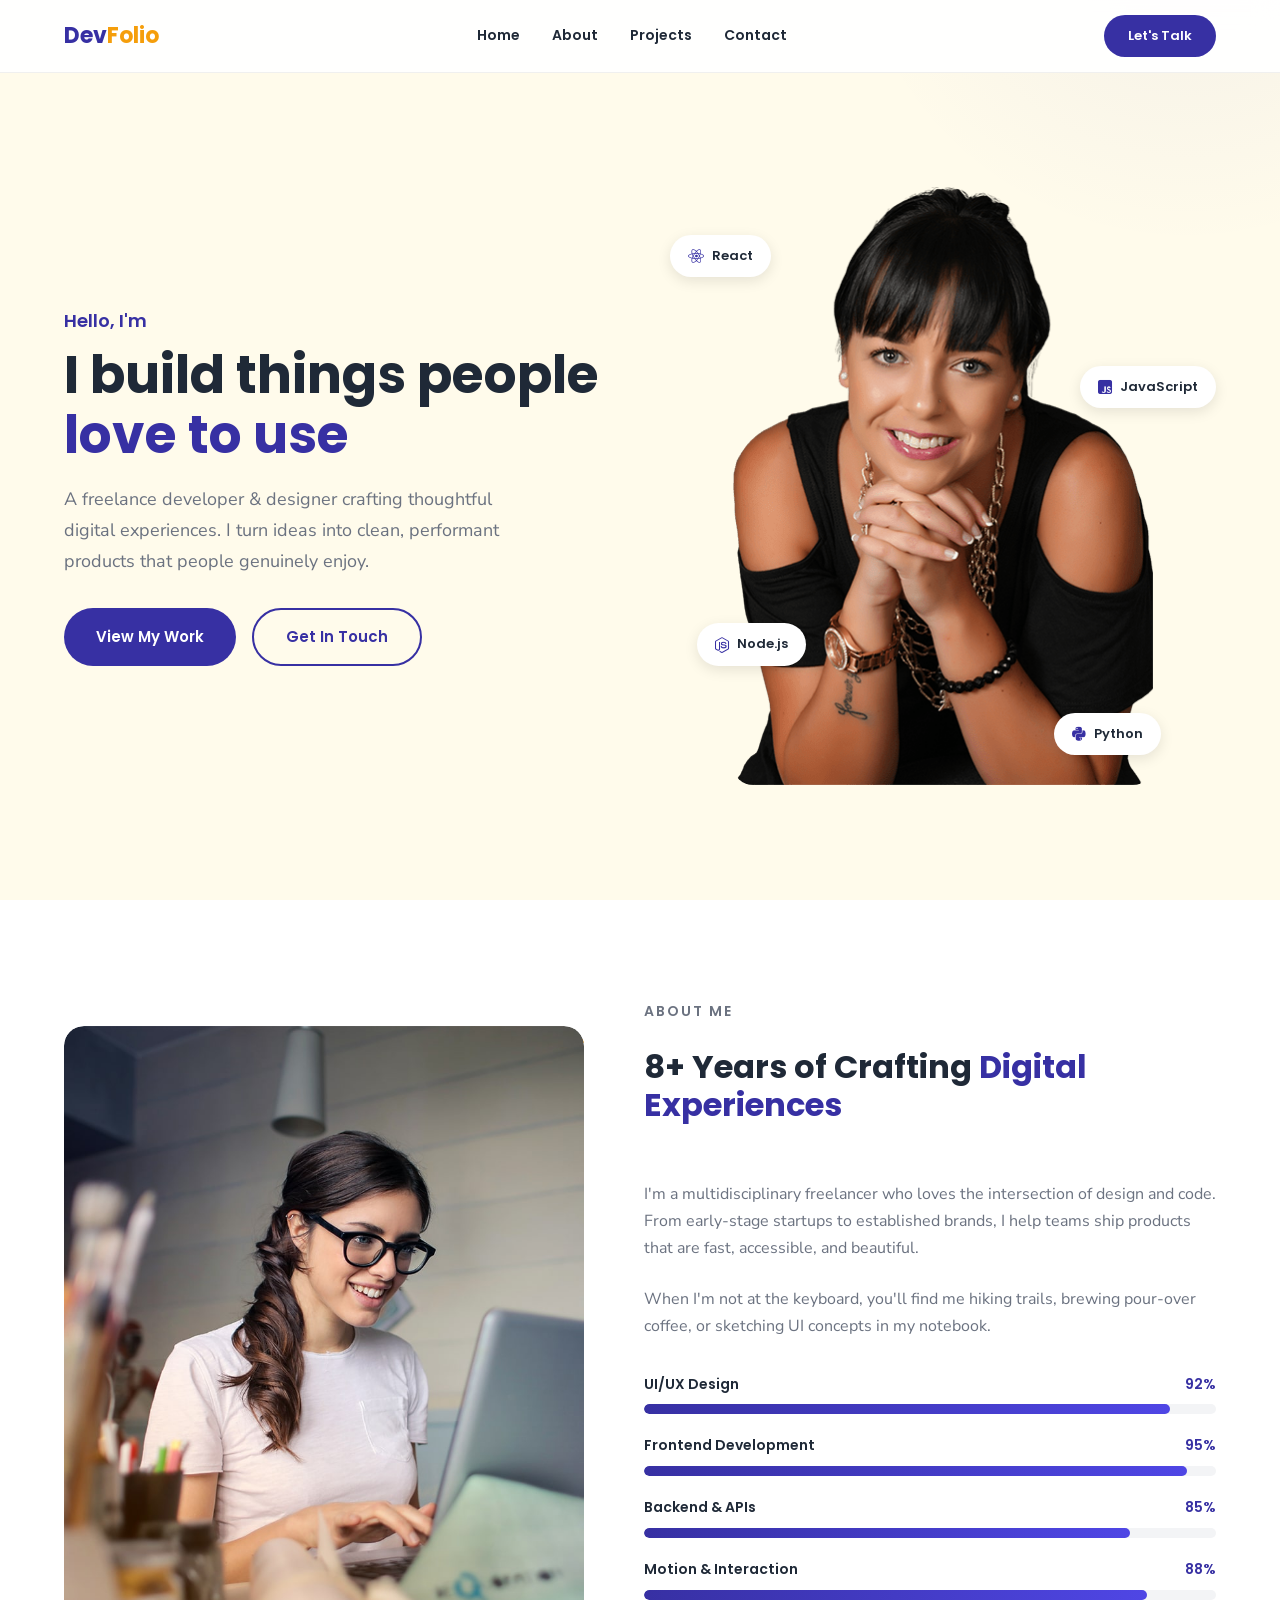
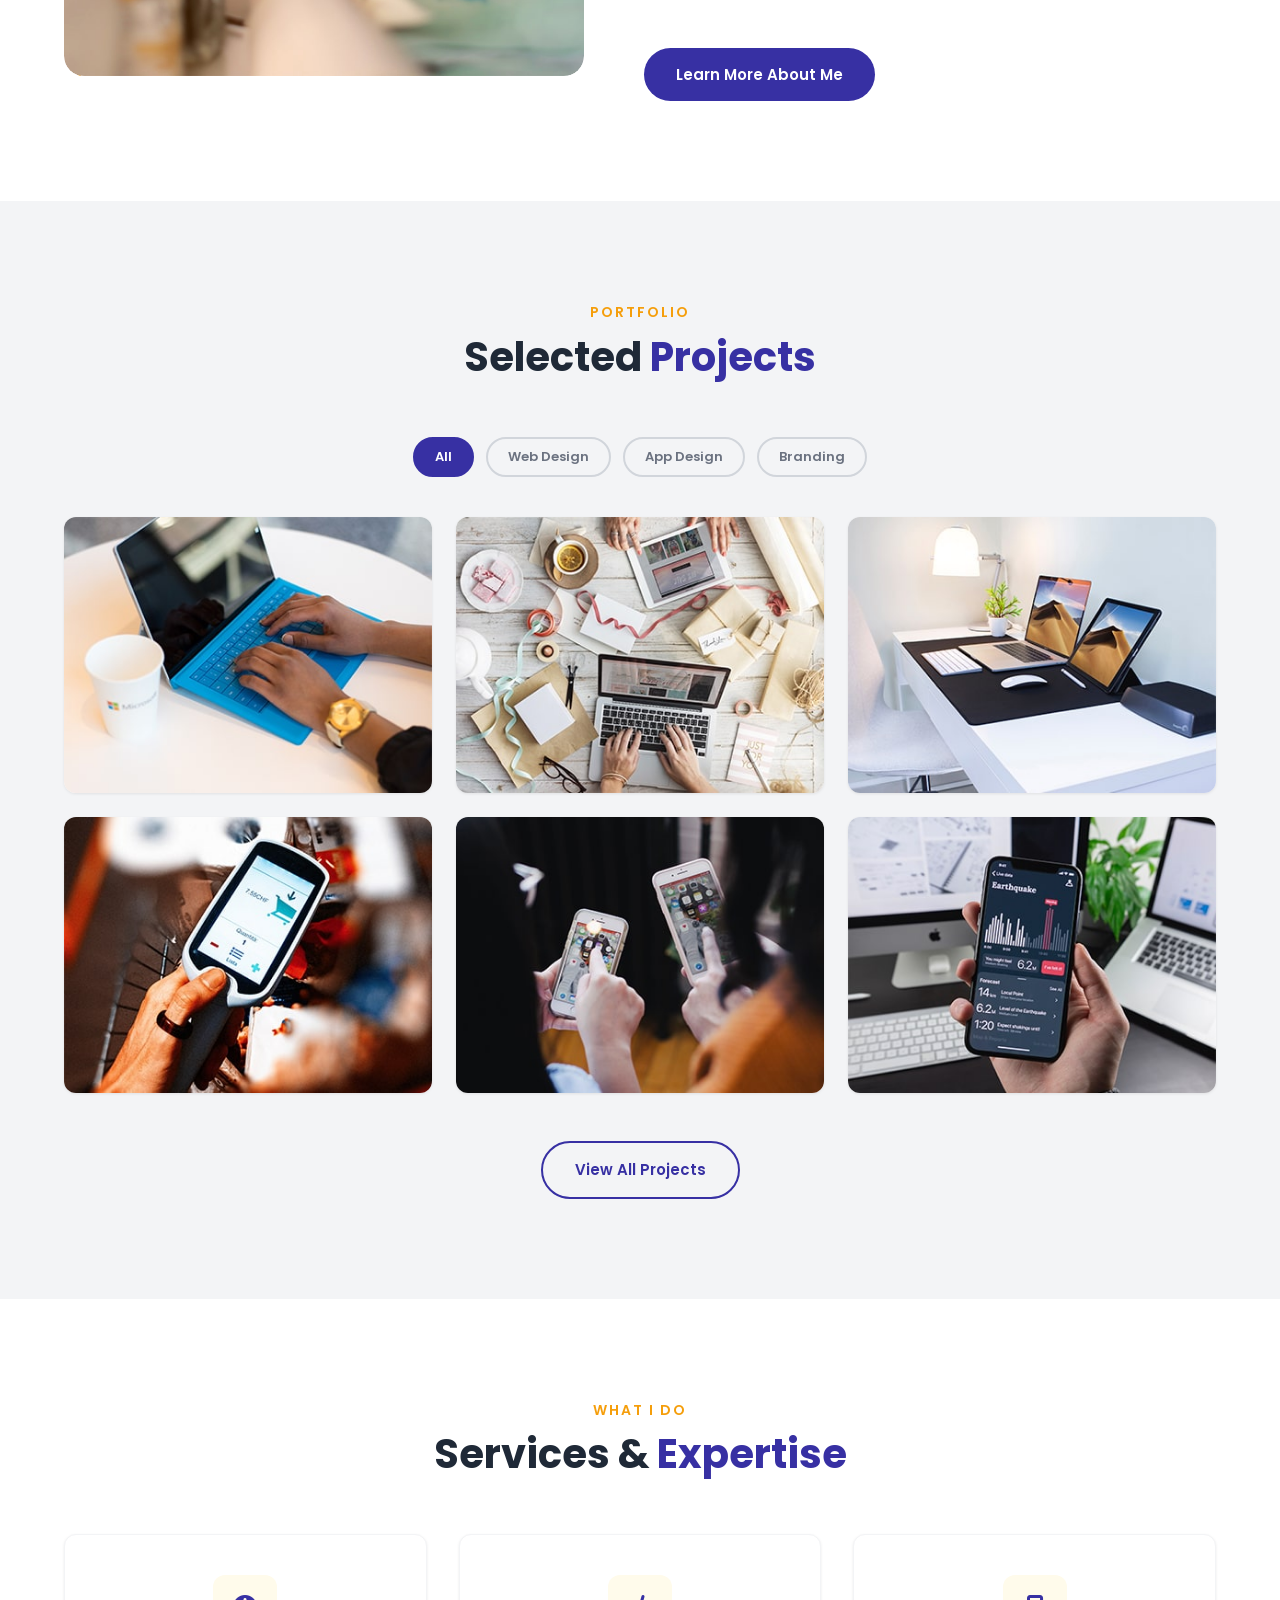
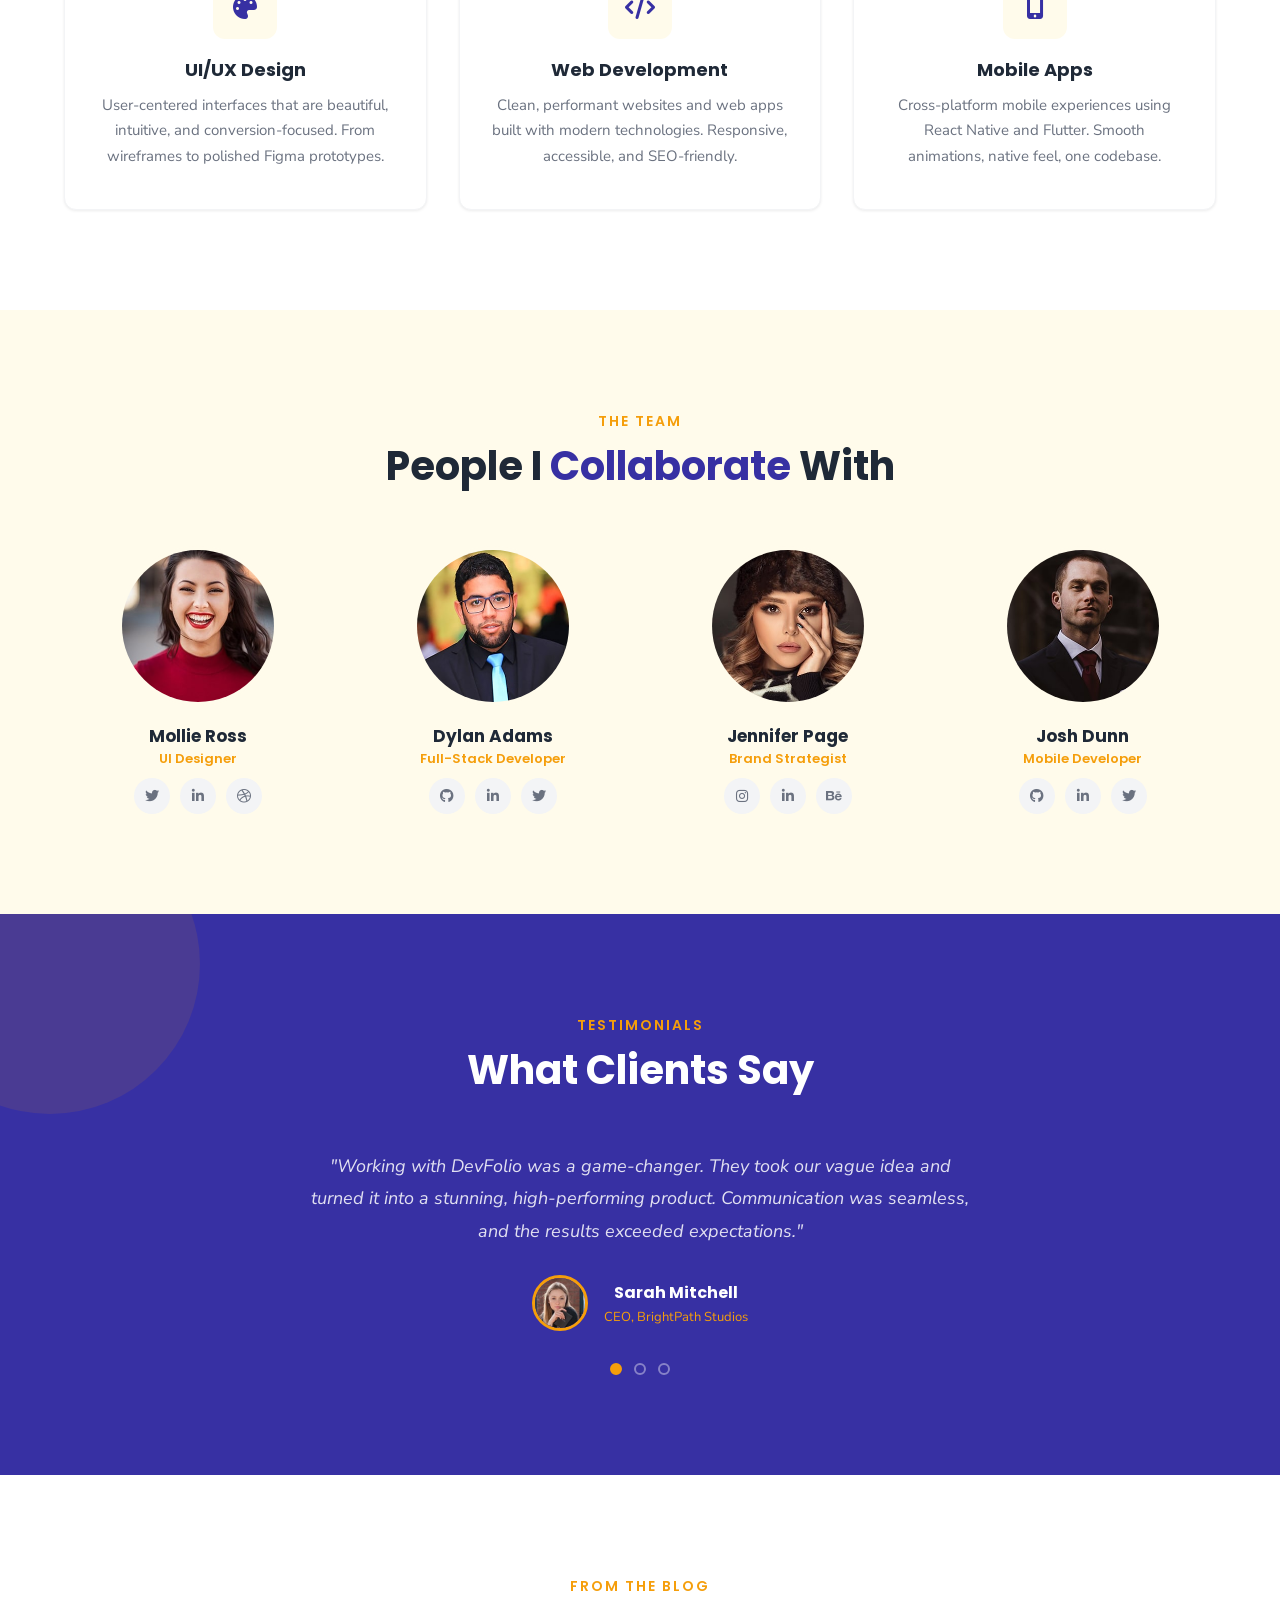
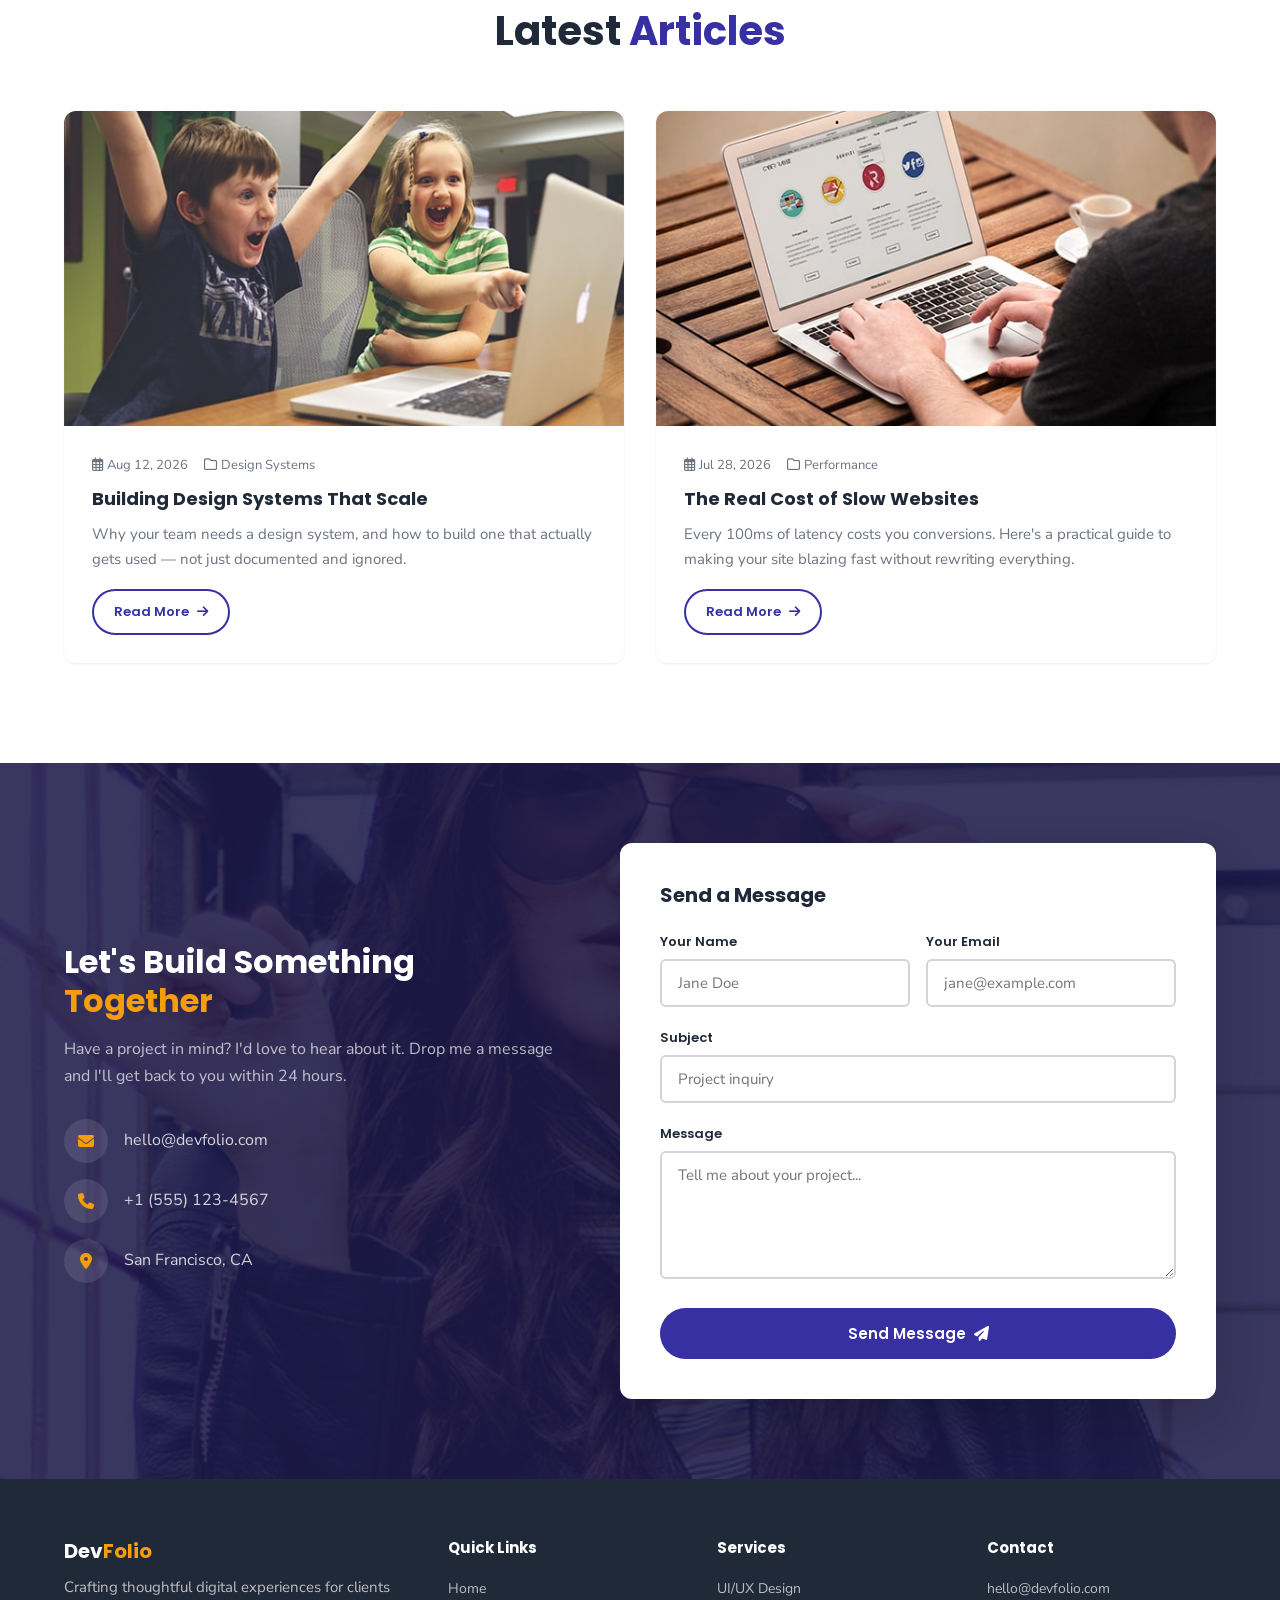
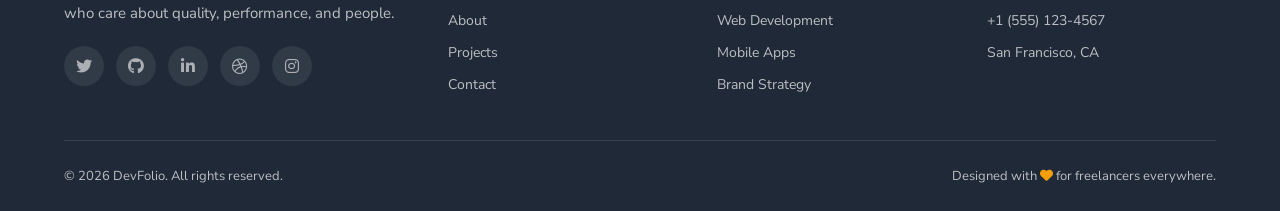
<file: index.html>
<!DOCTYPE html>
<html lang="en">
<head>
  <meta charset="utf-8">
  <meta name="viewport" content="width=device-width, initial-scale=1.0">
  <title>DevFolio — Freelancer Portfolio</title>
  <meta name="description" content="DevFolio — A warm, approachable freelancer and developer portfolio template. Framework-free, responsive, and beautiful.">
  <meta name="keywords" content="freelancer, portfolio, developer, web design, web development">
  <link rel="icon" href="data:image/svg+xml,<svg xmlns='http://www.w3.org/2000/svg' viewBox='0 0 100 100'><text y='.9em' font-size='90'>🚀</text></svg>">
  <link rel="preconnect" href="https://fonts.googleapis.com">
  <link rel="preconnect" href="https://fonts.gstatic.com" crossorigin>
  <link href="https://fonts.googleapis.com/css2?family=IBM+Plex+Mono:wght@400;500;600&family=Nunito+Sans:wght@400;600;700&family=Poppins:wght@400;500;600;700;800&display=swap" rel="stylesheet">
  <link rel="stylesheet" href="https://cdnjs.cloudflare.com/ajax/libs/font-awesome/6.5.1/css/all.min.css">
  <link rel="stylesheet" href="assets/css/base.css">
</head>
<body>

  <!-- Preloader -->
  <div class="preloader" aria-hidden="true">
    <div class="preloader__spinner"></div>
  </div>

  <!-- Navigation -->
  <nav class="navbar" role="navigation" aria-label="Main navigation">
    <div class="container navbar__inner">
      <a href="index.html" class="navbar__logo">Dev<span>Folio</span></a>
      <div class="navbar__links">
        <a href="index.html" class="active">Home</a>
        <a href="about.html">About</a>
        <a href="projects.html">Projects</a>
        <a href="contact.html">Contact</a>
      </div>
      <div class="navbar__cta">
        <a href="contact.html" class="btn btn--primary">Let's Talk</a>
      </div>
      <button class="navbar__burger" aria-label="Toggle navigation">
        <span></span><span></span><span></span>
      </button>
    </div>
  </nav>

  <!-- Mobile Nav -->
  <div class="mobile-nav" role="navigation" aria-label="Mobile navigation">
    <a href="index.html">Home</a>
    <a href="about.html">About</a>
    <a href="projects.html">Projects</a>
    <a href="contact.html">Contact</a>
  </div>

  <!-- Hero -->
  <section class="hero" id="home">
    <div class="container">
      <div class="hero__grid">
        <div class="hero__text">
          <p style="font-family:var(--font-display);font-weight:600;color:var(--color-indigo);margin-bottom:8px;">Hello, I'm</p>
          <h1>I build things people <em>love to use</em></h1>
          <p>A freelance developer &amp; designer crafting thoughtful digital experiences. I turn ideas into clean, performant products that people genuinely enjoy.</p>
          <div class="hero__btns">
            <a href="projects.html" class="btn btn--primary">View My Work</a>
            <a href="contact.html" class="btn btn--outline">Get In Touch</a>
          </div>
        </div>
        <div class="hero__img">
          <img src="assets/img/hero.png" alt="Illustration of a developer at work">
          <div class="hero__badges">
            <div class="skill-badge skill-badge--1"><i class="fab fa-react"></i> React</div>
            <div class="skill-badge skill-badge--2"><i class="fab fa-js-square"></i> JavaScript</div>
            <div class="skill-badge skill-badge--3"><i class="fab fa-node-js"></i> Node.js</div>
            <div class="skill-badge skill-badge--4"><i class="fab fa-python"></i> Python</div>
          </div>
        </div>
      </div>
    </div>
  </section>

  <!-- About -->
  <section class="section" id="about">
    <div class="container">
      <div class="about__grid">
        <div class="about__img reveal">
          <img src="assets/img/about.jpg" alt="Portrait of the freelancer at work">
        </div>
        <div class="about__text reveal reveal-delay-1">
          <div class="section-header text-left">
            <p>About Me</p>
            <h2>8+ Years of Crafting <em>Digital Experiences</em></h2>
          </div>
          <p>I'm a multidisciplinary freelancer who loves the intersection of design and code. From early-stage startups to established brands, I help teams ship products that are fast, accessible, and beautiful.</p>
          <p>When I'm not at the keyboard, you'll find me hiking trails, brewing pour-over coffee, or sketching UI concepts in my notebook.</p>
          <div class="skills">
            <div class="skill">
              <div class="skill__header"><span>UI/UX Design</span><span>92%</span></div>
              <div class="skill__bar"><div class="skill__fill" data-width="92%"></div></div>
            </div>
            <div class="skill">
              <div class="skill__header"><span>Frontend Development</span><span>95%</span></div>
              <div class="skill__bar"><div class="skill__fill" data-width="95%"></div></div>
            </div>
            <div class="skill">
              <div class="skill__header"><span>Backend &amp; APIs</span><span>85%</span></div>
              <div class="skill__bar"><div class="skill__fill" data-width="85%"></div></div>
            </div>
            <div class="skill">
              <div class="skill__header"><span>Motion &amp; Interaction</span><span>88%</span></div>
              <div class="skill__bar"><div class="skill__fill" data-width="88%"></div></div>
            </div>
          </div>
          <a href="about.html" class="btn btn--primary" style="margin-top:28px;">Learn More About Me</a>
        </div>
      </div>
    </div>
  </section>

  <!-- Projects -->
  <section class="section section--gray" id="projects">
    <div class="container">
      <div class="section-header text-center reveal">
        <p>Portfolio</p>
        <h2>Selected <em>Projects</em></h2>
      </div>
      <div class="projects__filter reveal">
        <button class="active" data-filter="all">All</button>
        <button data-filter="web">Web Design</button>
        <button data-filter="app">App Design</button>
        <button data-filter="brand">Branding</button>
      </div>
      <div class="projects__grid">
        <div class="project-card reveal" data-tags="web">
          <div class="project-card__img">
            <img src="assets/img/portfolio-1.jpg" alt="eCommerce platform redesign">
          </div>
          <div class="project-card__overlay">
            <h3>E-Commerce Platform</h3>
            <div class="project-card__tags">
              <span class="project-card__tag">Web Design</span>
              <span class="project-card__tag">Shopify</span>
            </div>
          </div>
        </div>
        <div class="project-card reveal reveal-delay-1" data-tags="app">
          <div class="project-card__img">
            <img src="assets/img/portfolio-2.jpg" alt="Product landing page design">
          </div>
          <div class="project-card__overlay">
            <h3>SaaS Landing Page</h3>
            <div class="project-card__tags">
              <span class="project-card__tag">Web Design</span>
              <span class="project-card__tag">Branding</span>
            </div>
          </div>
        </div>
        <div class="project-card reveal reveal-delay-2" data-tags="brand">
          <div class="project-card__img">
            <img src="assets/img/portfolio-3.jpg" alt="Brand identity system">
          </div>
          <div class="project-card__overlay">
            <h3>Brand Identity System</h3>
            <div class="project-card__tags">
              <span class="project-card__tag">Branding</span>
              <span class="project-card__tag">Identity</span>
            </div>
          </div>
        </div>
        <div class="project-card reveal" data-tags="web">
          <div class="project-card__img">
            <img src="assets/img/portfolio-4.jpg" alt="Dashboard application">
          </div>
          <div class="project-card__overlay">
            <h3>Analytics Dashboard</h3>
            <div class="project-card__tags">
              <span class="project-card__tag">Web App</span>
              <span class="project-card__tag">UI/UX</span>
            </div>
          </div>
        </div>
        <div class="project-card reveal reveal-delay-1" data-tags="app">
          <div class="project-card__img">
            <img src="assets/img/portfolio-5.jpg" alt="Mobile social app">
          </div>
          <div class="project-card__overlay">
            <h3>Social Fitness App</h3>
            <div class="project-card__tags">
              <span class="project-card__tag">App Design</span>
              <span class="project-card__tag">Mobile</span>
            </div>
          </div>
        </div>
        <div class="project-card reveal reveal-delay-2" data-tags="brand web">
          <div class="project-card__img">
            <img src="assets/img/portfolio-6.jpg" alt="Corporate website redesign">
          </div>
          <div class="project-card__overlay">
            <h3>Corporate Website</h3>
            <div class="project-card__tags">
              <span class="project-card__tag">Web Design</span>
              <span class="project-card__tag">WordPress</span>
            </div>
          </div>
        </div>
      </div>
      <div class="text-center" style="margin-top:48px;">
        <a href="projects.html" class="btn btn--outline">View All Projects</a>
      </div>
    </div>
  </section>

  <!-- Services -->
  <section class="section" id="services">
    <div class="container">
      <div class="section-header text-center reveal">
        <p>What I Do</p>
        <h2>Services &amp; <em>Expertise</em></h2>
      </div>
      <div class="services__grid">
        <div class="service-card reveal">
          <div class="service-card__icon"><i class="fas fa-palette"></i></div>
          <h3>UI/UX Design</h3>
          <p>User-centered interfaces that are beautiful, intuitive, and conversion-focused. From wireframes to polished Figma prototypes.</p>
        </div>
        <div class="service-card reveal reveal-delay-1">
          <div class="service-card__icon"><i class="fas fa-code"></i></div>
          <h3>Web Development</h3>
          <p>Clean, performant websites and web apps built with modern technologies. Responsive, accessible, and SEO-friendly.</p>
        </div>
        <div class="service-card reveal reveal-delay-2">
          <div class="service-card__icon"><i class="fas fa-mobile-alt"></i></div>
          <h3>Mobile Apps</h3>
          <p>Cross-platform mobile experiences using React Native and Flutter. Smooth animations, native feel, one codebase.</p>
        </div>
      </div>
    </div>
  </section>

  <!-- Team -->
  <section class="section section--cream" id="team">
    <div class="container">
      <div class="section-header text-center reveal">
        <p>The Team</p>
        <h2>People I <em>Collaborate</em> With</h2>
      </div>
      <div class="team__grid">
        <div class="team-card reveal">
          <div class="team-card__img">
            <img src="assets/img/team-1.jpg" alt="Mollie Ross">
          </div>
          <h3>Mollie Ross</h3>
          <h4>UI Designer</h4>
          <div class="team-card__social">
            <a href="#" aria-label="Twitter"><i class="fab fa-twitter"></i></a>
            <a href="#" aria-label="LinkedIn"><i class="fab fa-linkedin-in"></i></a>
            <a href="#" aria-label="Dribbble"><i class="fab fa-dribbble"></i></a>
          </div>
        </div>
        <div class="team-card reveal reveal-delay-1">
          <div class="team-card__img">
            <img src="assets/img/team-2.jpg" alt="Dylan Adams">
          </div>
          <h3>Dylan Adams</h3>
          <h4>Full-Stack Developer</h4>
          <div class="team-card__social">
            <a href="#" aria-label="GitHub"><i class="fab fa-github"></i></a>
            <a href="#" aria-label="LinkedIn"><i class="fab fa-linkedin-in"></i></a>
            <a href="#" aria-label="Twitter"><i class="fab fa-twitter"></i></a>
          </div>
        </div>
        <div class="team-card reveal reveal-delay-2">
          <div class="team-card__img">
            <img src="assets/img/team-3.jpg" alt="Jennifer Page">
          </div>
          <h3>Jennifer Page</h3>
          <h4>Brand Strategist</h4>
          <div class="team-card__social">
            <a href="#" aria-label="Instagram"><i class="fab fa-instagram"></i></a>
            <a href="#" aria-label="LinkedIn"><i class="fab fa-linkedin-in"></i></a>
            <a href="#" aria-label="Behance"><i class="fab fa-behance"></i></a>
          </div>
        </div>
        <div class="team-card reveal reveal-delay-3">
          <div class="team-card__img">
            <img src="assets/img/team-4.jpg" alt="Josh Dunn">
          </div>
          <h3>Josh Dunn</h3>
          <h4>Mobile Developer</h4>
          <div class="team-card__social">
            <a href="#" aria-label="GitHub"><i class="fab fa-github"></i></a>
            <a href="#" aria-label="LinkedIn"><i class="fab fa-linkedin-in"></i></a>
            <a href="#" aria-label="Twitter"><i class="fab fa-twitter"></i></a>
          </div>
        </div>
      </div>
    </div>
  </section>

  <!-- Testimonials -->
  <section class="section testimonials" id="testimonials">
    <div class="container">
      <div class="section-header text-center">
        <p>Testimonials</p>
        <h2>What Clients Say</h2>
      </div>
      <div class="testimonial-carousel">
        <div class="testimonial-track">
          <div class="testimonial-slide">
            <p class="testimonial-slide__quote">"Working with DevFolio was a game-changer. They took our vague idea and turned it into a stunning, high-performing product. Communication was seamless, and the results exceeded expectations."</p>
            <div class="testimonial-slide__author">
              <div class="testimonial-slide__avatar">
                <img src="assets/img/testimonial-1.jpg" alt="Sarah Mitchell">
              </div>
              <div>
                <div class="testimonial-slide__name">Sarah Mitchell</div>
                <div class="testimonial-slide__role">CEO, BrightPath Studios</div>
              </div>
            </div>
          </div>
          <div class="testimonial-slide">
            <p class="testimonial-slide__quote">"The attention to detail is incredible. Every pixel, every interaction, every animation — it all feels intentional. Our conversion rate jumped 40% after the redesign."</p>
            <div class="testimonial-slide__author">
              <div class="testimonial-slide__avatar">
                <img src="assets/img/testimonial-2.jpg" alt="Marcus Chen">
              </div>
              <div>
                <div class="testimonial-slide__name">Marcus Chen</div>
                <div class="testimonial-slide__role">Founder, NomadTrack</div>
              </div>
            </div>
          </div>
          <div class="testimonial-slide">
            <p class="testimonial-slide__quote">"Not only is the work beautiful, but the code is clean and maintainable. Our dev team was impressed. That's rare for a designer-developer combo. Highly recommend."</p>
            <div class="testimonial-slide__author">
              <div class="testimonial-slide__avatar">
                <img src="assets/img/testimonial-3.jpg" alt="Elena Vasquez">
              </div>
              <div>
                <div class="testimonial-slide__name">Elena Vasquez</div>
                <div class="testimonial-slide__role">CTO, Waveform Audio</div>
              </div>
            </div>
          </div>
        </div>
        <div class="testimonial-nav">
          <button class="active" aria-label="Testimonial 1"></button>
          <button aria-label="Testimonial 2"></button>
          <button aria-label="Testimonial 3"></button>
        </div>
      </div>
    </div>
  </section>

  <!-- Blog -->
  <section class="section" id="blog">
    <div class="container">
      <div class="section-header text-center reveal">
        <p>From the Blog</p>
        <h2>Latest <em>Articles</em></h2>
      </div>
      <div class="blog__grid">
        <div class="blog-card reveal">
          <div class="blog-card__img">
            <img src="assets/img/blog-1.jpg" alt="Design systems blog post">
          </div>
          <div class="blog-card__body">
            <div class="blog-card__meta">
              <span><i class="far fa-calendar-alt"></i> Aug 12, 2026</span>
              <span><i class="far fa-folder"></i> Design Systems</span>
            </div>
            <h3><a href="#">Building Design Systems That Scale</a></h3>
            <p>Why your team needs a design system, and how to build one that actually gets used — not just documented and ignored.</p>
            <a href="#" class="btn btn--outline" style="padding:10px 20px;font-size:.8125rem;">Read More <i class="fas fa-arrow-right"></i></a>
          </div>
        </div>
        <div class="blog-card reveal reveal-delay-1">
          <div class="blog-card__img">
            <img src="assets/img/blog-2.jpg" alt="Web performance blog post">
          </div>
          <div class="blog-card__body">
            <div class="blog-card__meta">
              <span><i class="far fa-calendar-alt"></i> Jul 28, 2026</span>
              <span><i class="far fa-folder"></i> Performance</span>
            </div>
            <h3><a href="#">The Real Cost of Slow Websites</a></h3>
            <p>Every 100ms of latency costs you conversions. Here's a practical guide to making your site blazing fast without rewriting everything.</p>
            <a href="#" class="btn btn--outline" style="padding:10px 20px;font-size:.8125rem;">Read More <i class="fas fa-arrow-right"></i></a>
          </div>
        </div>
      </div>
    </div>
  </section>

  <!-- Contact -->
  <section class="contact" id="contact">
    <div class="container">
      <div class="contact__inner">
        <div class="contact__info">
          <h2>Let's Build Something <em style="color:var(--color-amber);font-style:normal;">Together</em></h2>
          <p>Have a project in mind? I'd love to hear about it. Drop me a message and I'll get back to you within 24 hours.</p>
          <div class="contact__detail">
            <i class="fas fa-envelope"></i>
            <span>hello@devfolio.com</span>
          </div>
          <div class="contact__detail">
            <i class="fas fa-phone"></i>
            <span>+1 (555) 123-4567</span>
          </div>
          <div class="contact__detail">
            <i class="fas fa-map-marker-alt"></i>
            <span>San Francisco, CA</span>
          </div>
        </div>
        <div class="contact__form">
          <h3>Send a Message</h3>
          <form>
            <div class="form-row">
              <div class="form-group">
                <label for="name">Your Name</label>
                <input type="text" id="name" placeholder="Jane Doe" required>
              </div>
              <div class="form-group">
                <label for="email">Your Email</label>
                <input type="email" id="email" placeholder="jane@example.com" required>
              </div>
            </div>
            <div class="form-group">
              <label for="subject">Subject</label>
              <input type="text" id="subject" placeholder="Project inquiry">
            </div>
            <div class="form-group">
              <label for="message">Message</label>
              <textarea id="message" rows="5" placeholder="Tell me about your project..." required></textarea>
            </div>
            <button type="submit" class="btn btn--primary" style="width:100%;justify-content:center;">Send Message <i class="fas fa-paper-plane"></i></button>
          </form>
        </div>
      </div>
    </div>
  </section>

  <!-- Footer -->
  <footer class="footer">
    <div class="container">
      <div class="footer__grid">
        <div class="footer__brand">
          <h3>Dev<span>Folio</span></h3>
          <p>Crafting thoughtful digital experiences for clients who care about quality, performance, and people.</p>
          <div class="footer__social">
            <a href="#" aria-label="Twitter"><i class="fab fa-twitter"></i></a>
            <a href="#" aria-label="GitHub"><i class="fab fa-github"></i></a>
            <a href="#" aria-label="LinkedIn"><i class="fab fa-linkedin-in"></i></a>
            <a href="#" aria-label="Dribbble"><i class="fab fa-dribbble"></i></a>
            <a href="#" aria-label="Instagram"><i class="fab fa-instagram"></i></a>
          </div>
        </div>
        <div class="footer__col">
          <h4>Quick Links</h4>
          <a href="index.html">Home</a>
          <a href="about.html">About</a>
          <a href="projects.html">Projects</a>
          <a href="contact.html">Contact</a>
        </div>
        <div class="footer__col">
          <h4>Services</h4>
          <a href="#services">UI/UX Design</a>
          <a href="#services">Web Development</a>
          <a href="#services">Mobile Apps</a>
          <a href="#services">Brand Strategy</a>
        </div>
        <div class="footer__col">
          <h4>Contact</h4>
          <a href="mailto:hello@devfolio.com">hello@devfolio.com</a>
          <a href="tel:+15551234567">+1 (555) 123-4567</a>
          <a href="#">San Francisco, CA</a>
        </div>
      </div>
      <div class="footer__bottom">
        <p>&copy; <span class="year">2026</span> DevFolio. All rights reserved.</p>
        <p>Designed with <i class="fas fa-heart" style="color:var(--color-amber);"></i> for freelancers everywhere.</p>
      </div>
    </div>
  </footer>

  <!-- Back to Top -->
  <button class="back-to-top" aria-label="Back to top"><i class="fas fa-chevron-up"></i></button>

  <script src="assets/js/main.js"></script>
</body>
</html>
</file>
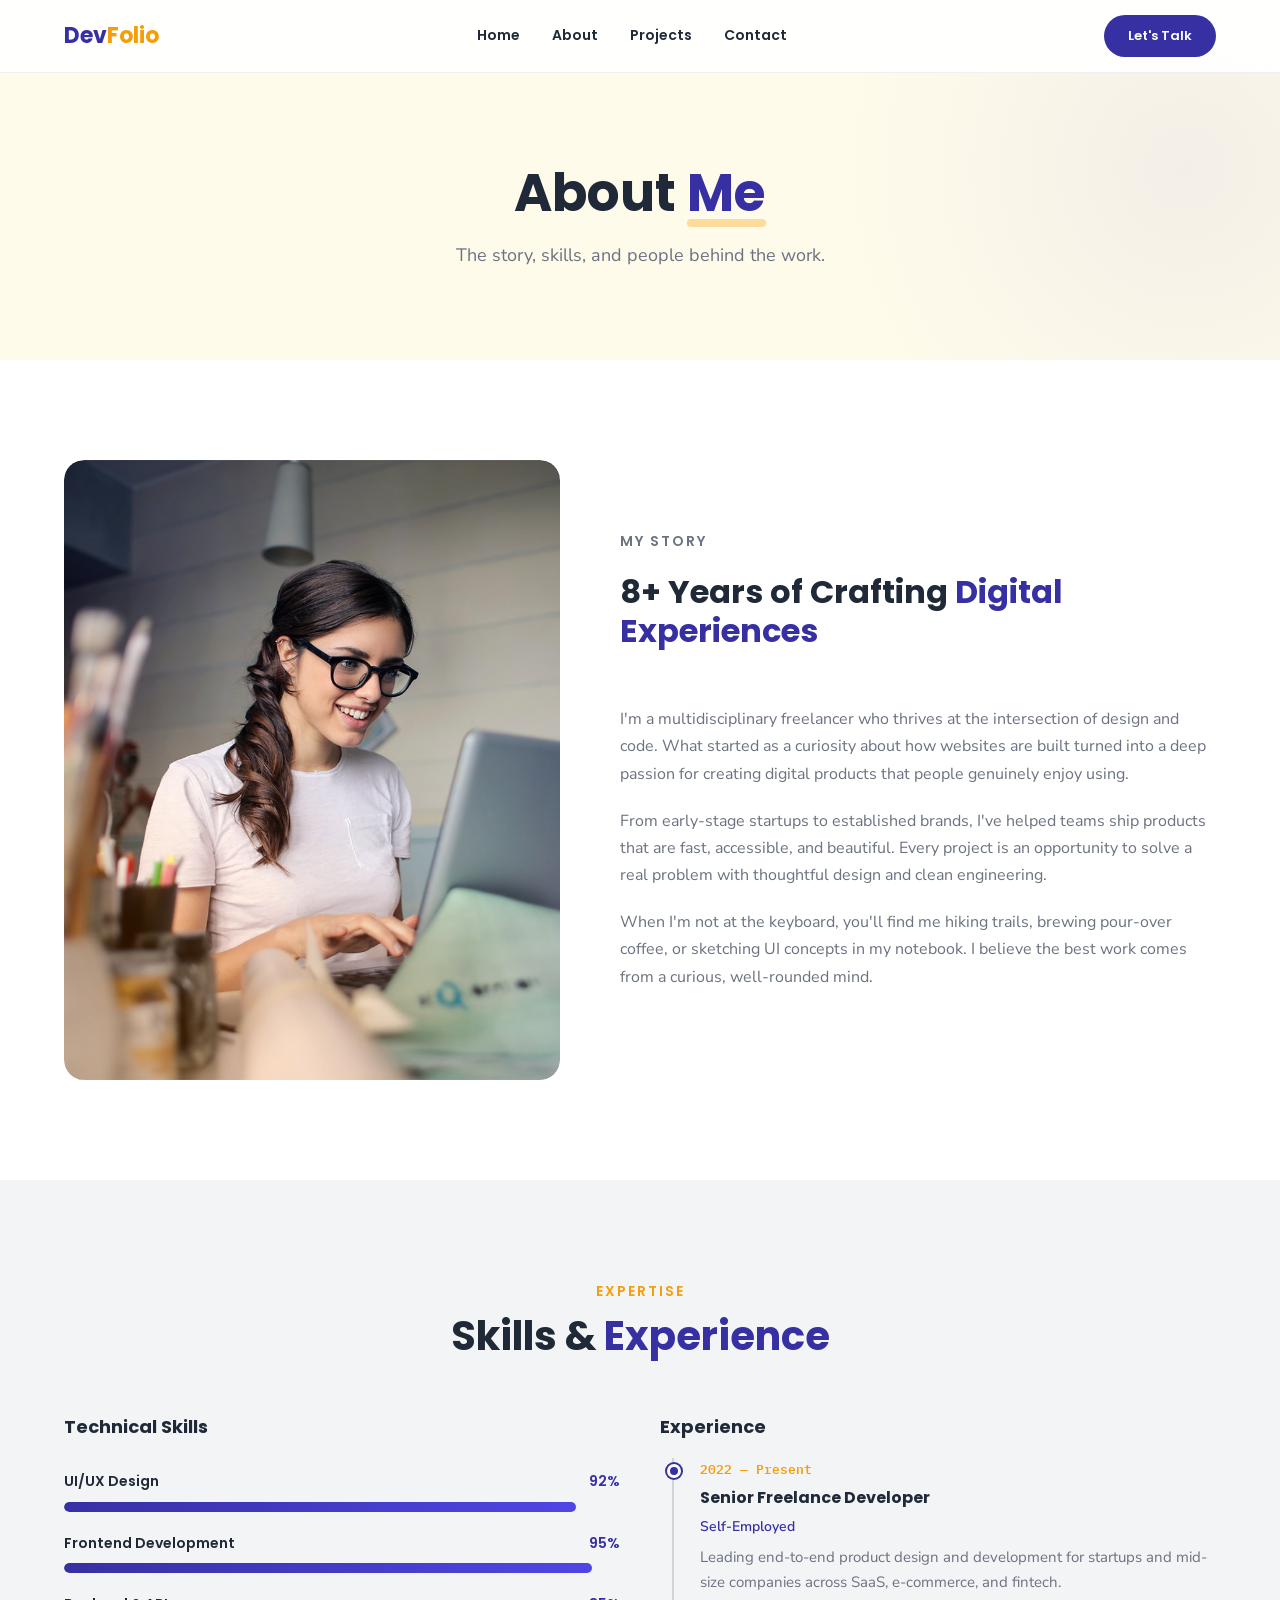
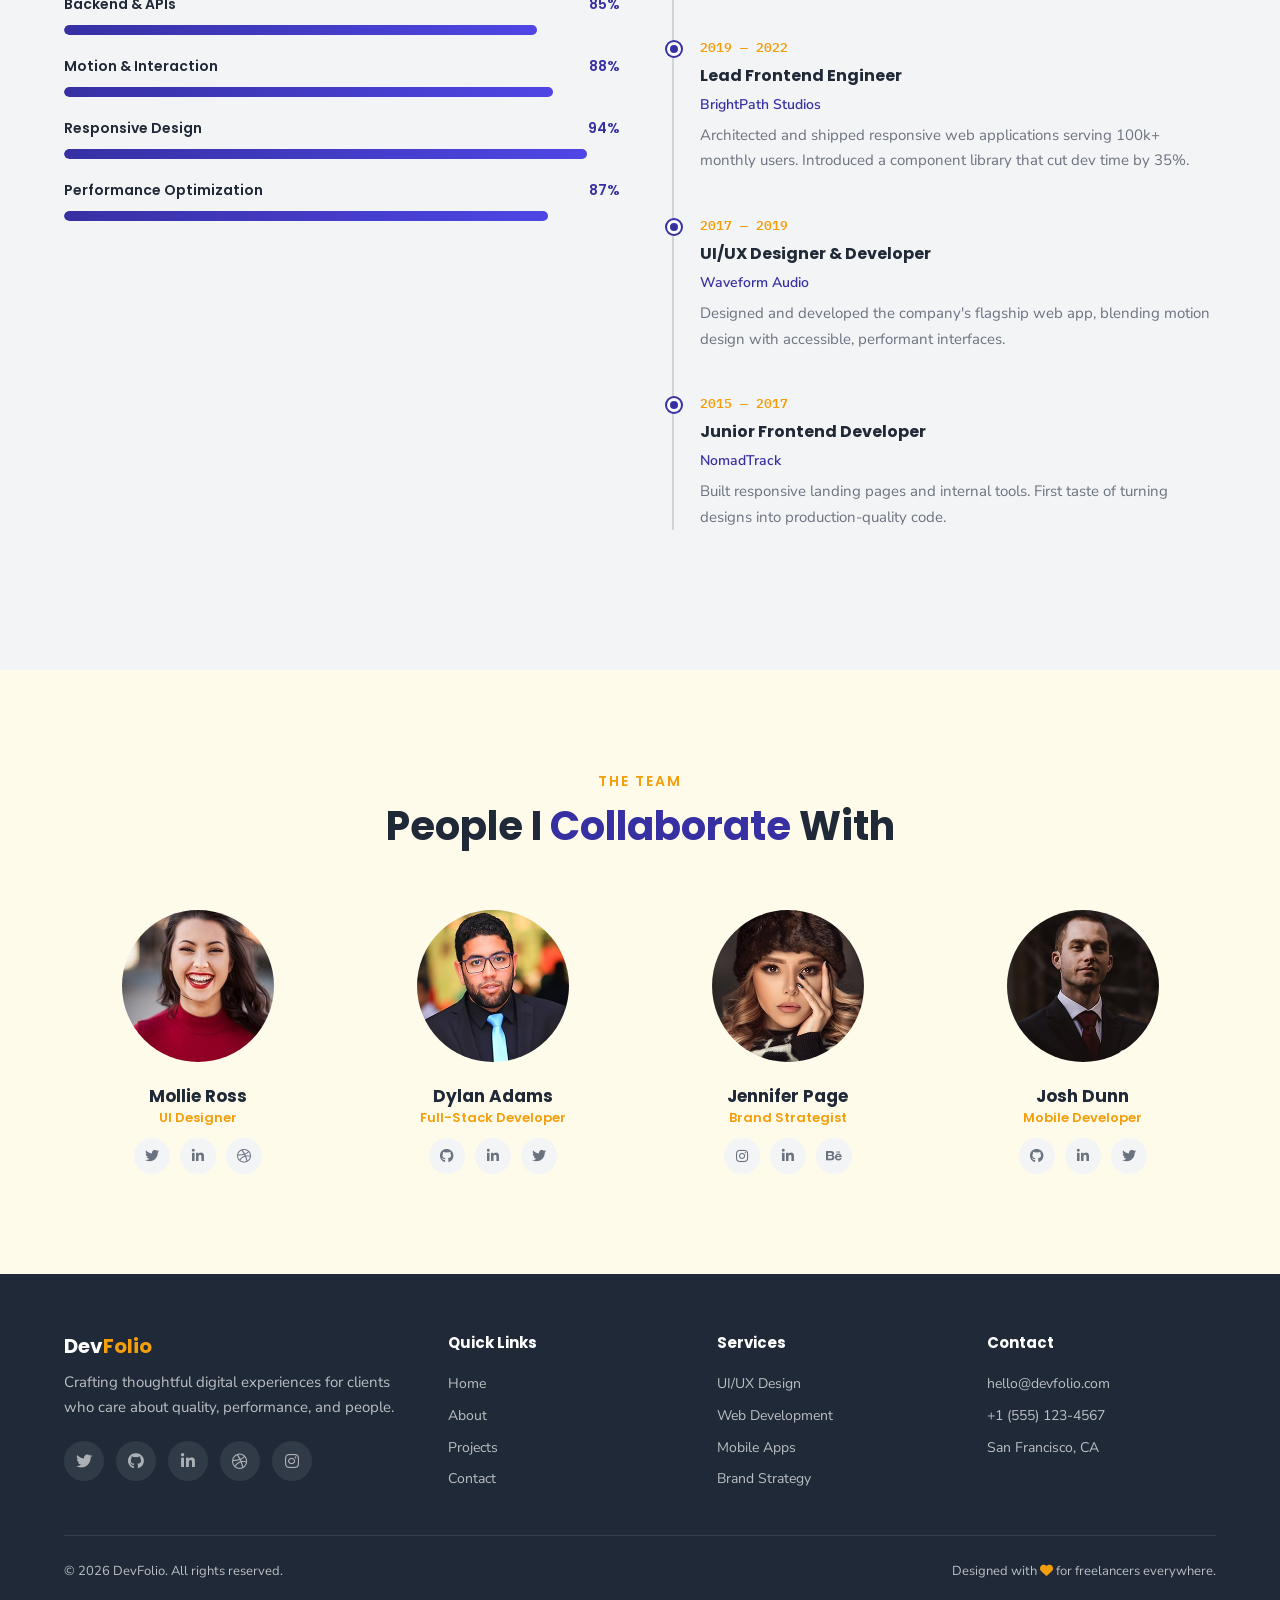
<file: about.html>
<!DOCTYPE html>
<html lang="en">
<head>
  <meta charset="utf-8">
  <meta name="viewport" content="width=device-width, initial-scale=1.0">
  <title>About Me — DevFolio</title>
  <meta name="description" content="Learn more about the freelancer behind DevFolio — skills, experience, team, and the story behind the craft.">
  <link rel="icon" href="data:image/svg+xml,<svg xmlns='http://www.w3.org/2000/svg' viewBox='0 0 100 100'><text y='.9em' font-size='90'>🚀</text></svg>">
  <link rel="preconnect" href="https://fonts.googleapis.com">
  <link rel="preconnect" href="https://fonts.gstatic.com" crossorigin>
  <link href="https://fonts.googleapis.com/css2?family=IBM+Plex+Mono:wght@400;500;600&family=Nunito+Sans:wght@400;600;700&family=Poppins:wght@400;500;600;700;800&display=swap" rel="stylesheet">
  <link rel="stylesheet" href="https://cdnjs.cloudflare.com/ajax/libs/font-awesome/6.5.1/css/all.min.css">
  <link rel="stylesheet" href="assets/css/base.css">
  <style>
    /* --- Page Hero (inner pages) --- */
    .page-hero {
      min-height: 40vh;
      display: flex;
      align-items: center;
      justify-content: center;
      text-align: center;
      background: var(--color-cream);
      padding-top: 72px;
      position: relative;
      overflow: hidden;
    }
    .page-hero::before {
      content: '';
      position: absolute;
      top: -50%;
      right: -20%;
      width: 700px;
      height: 700px;
      background: radial-gradient(circle, rgba(55,48,163,.06) 0%, transparent 70%);
      border-radius: 50%;
    }
    .page-hero h1 {
      font-size: clamp(2rem, 5vw, 3.25rem);
      color: var(--color-charcoal);
      position: relative;
      z-index: 1;
    }
    .page-hero h1 em {
      font-style: normal;
      color: var(--color-indigo);
      position: relative;
    }
    .page-hero h1 em::after {
      content: '';
      position: absolute;
      bottom: 2px;
      left: 0;
      width: 100%;
      height: 8px;
      background: var(--color-amber);
      opacity: .35;
      border-radius: 4px;
      z-index: -1;
    }
    .page-hero p {
      font-size: 1.125rem;
      color: var(--color-gray-mid);
      margin-top: 16px;
      position: relative;
      z-index: 1;
    }

    /* --- Story Band --- */
    .story-band {
      padding: 100px 0;
    }
    .story-band__grid {
      display: grid;
      grid-template-columns: 1fr 1.2fr;
      gap: 60px;
      align-items: center;
    }
    .story-band__img {
      position: relative;
      border-radius: var(--radius-lg);
      overflow: hidden;
    }
    .story-band__img img {
      width: 100%;
      border-radius: var(--radius-lg);
    }
    .story-band__img::after {
      content: '';
      position: absolute;
      inset: 0;
      border: 3px solid var(--color-amber);
      border-radius: var(--radius-lg);
      transform: translate(12px, 12px);
      z-index: -1;
    }
    .story-band__text h2 {
      font-size: clamp(1.5rem, 3vw, 2rem);
      margin-bottom: 16px;
      color: var(--color-charcoal);
    }
    .story-band__text h2 em {
      font-style: normal;
      color: var(--color-indigo);
    }
    .story-band__text p {
      color: var(--color-gray-mid);
      margin-bottom: 20px;
    }

    /* --- Skills Extended --- */
    .skills-extended {
      padding: 100px 0;
      background: var(--color-gray-soft);
    }
    .skills-extended__grid {
      display: grid;
      grid-template-columns: 1fr 1fr;
      gap: 40px;
    }
    .skills-col h3 {
      font-size: 1.125rem;
      margin-bottom: 20px;
      color: var(--color-charcoal);
    }

    /* --- Timeline --- */
    .timeline {
      position: relative;
      padding-left: 40px;
    }
    .timeline::before {
      content: '';
      position: absolute;
      left: 12px;
      top: 0;
      bottom: 0;
      width: 2px;
      background: var(--color-gray-light);
    }
    .timeline__item {
      position: relative;
      margin-bottom: 40px;
    }
    .timeline__item::before {
      content: '';
      position: absolute;
      left: -33px;
      top: 6px;
      width: 14px;
      height: 14px;
      border-radius: 50%;
      background: var(--color-indigo);
      border: 3px solid var(--color-white);
      box-shadow: 0 0 0 2px var(--color-indigo);
    }
    .timeline__year {
      font-family: var(--font-mono);
      font-size: .8125rem;
      color: var(--color-amber);
      font-weight: 600;
      margin-bottom: 4px;
    }
    .timeline__title {
      font-family: var(--font-display);
      font-size: 1rem;
      font-weight: 700;
      color: var(--color-charcoal);
      margin-bottom: 4px;
    }
    .timeline__company {
      font-size: .875rem;
      color: var(--color-indigo);
      font-weight: 600;
      margin-bottom: 6px;
    }
    .timeline__desc {
      font-size: .9375rem;
      color: var(--color-gray-mid);
    }

    @media (max-width: 1024px) {
      .story-band__grid { grid-template-columns: 1fr; }
      .story-band__img { max-width: 400px; margin: 0 auto; }
      .skills-extended__grid { grid-template-columns: 1fr; }
    }
    @media (max-width: 768px) {
      .story-band, .skills-extended { padding: 64px 0; }
    }
  </style>
</head>
<body>

  <!-- Preloader -->
  <div class="preloader" aria-hidden="true">
    <div class="preloader__spinner"></div>
  </div>

  <!-- Navigation -->
  <nav class="navbar" role="navigation" aria-label="Main navigation">
    <div class="container navbar__inner">
      <a href="index.html" class="navbar__logo">Dev<span>Folio</span></a>
      <div class="navbar__links">
        <a href="index.html">Home</a>
        <a href="about.html" class="active">About</a>
        <a href="projects.html">Projects</a>
        <a href="contact.html">Contact</a>
      </div>
      <div class="navbar__cta">
        <a href="contact.html" class="btn btn--primary">Let's Talk</a>
      </div>
      <button class="navbar__burger" aria-label="Toggle navigation">
        <span></span><span></span><span></span>
      </button>
    </div>
  </nav>

  <!-- Mobile Nav -->
  <div class="mobile-nav" role="navigation" aria-label="Mobile navigation">
    <a href="index.html">Home</a>
    <a href="about.html">About</a>
    <a href="projects.html">Projects</a>
    <a href="contact.html">Contact</a>
  </div>

  <!-- Page Hero -->
  <section class="page-hero">
    <div class="container">
      <h1>About <em>Me</em></h1>
      <p>The story, skills, and people behind the work.</p>
    </div>
  </section>

  <!-- Story Band -->
  <section class="story-band">
    <div class="container">
      <div class="story-band__grid">
        <div class="story-band__img reveal">
          <img src="assets/img/about.jpg" alt="Portrait of the freelancer at work">
        </div>
        <div class="story-band__text reveal reveal-delay-1">
          <div class="section-header text-left">
            <p>My Story</p>
            <h2>8+ Years of Crafting <em>Digital Experiences</em></h2>
          </div>
          <p>I'm a multidisciplinary freelancer who thrives at the intersection of design and code. What started as a curiosity about how websites are built turned into a deep passion for creating digital products that people genuinely enjoy using.</p>
          <p>From early-stage startups to established brands, I've helped teams ship products that are fast, accessible, and beautiful. Every project is an opportunity to solve a real problem with thoughtful design and clean engineering.</p>
          <p>When I'm not at the keyboard, you'll find me hiking trails, brewing pour-over coffee, or sketching UI concepts in my notebook. I believe the best work comes from a curious, well-rounded mind.</p>
        </div>
      </div>
    </div>
  </section>

  <!-- Skills & Experience -->
  <section class="skills-extended">
    <div class="container">
      <div class="section-header text-center reveal">
        <p>Expertise</p>
        <h2>Skills &amp; <em>Experience</em></h2>
      </div>
      <div class="skills-extended__grid">
        <!-- Skills Column -->
        <div class="skills-col reveal">
          <h3>Technical Skills</h3>
          <div class="skills">
            <div class="skill">
              <div class="skill__header"><span>UI/UX Design</span><span>92%</span></div>
              <div class="skill__bar"><div class="skill__fill" data-width="92%"></div></div>
            </div>
            <div class="skill">
              <div class="skill__header"><span>Frontend Development</span><span>95%</span></div>
              <div class="skill__bar"><div class="skill__fill" data-width="95%"></div></div>
            </div>
            <div class="skill">
              <div class="skill__header"><span>Backend &amp; APIs</span><span>85%</span></div>
              <div class="skill__bar"><div class="skill__fill" data-width="85%"></div></div>
            </div>
            <div class="skill">
              <div class="skill__header"><span>Motion &amp; Interaction</span><span>88%</span></div>
              <div class="skill__bar"><div class="skill__fill" data-width="88%"></div></div>
            </div>
            <div class="skill">
              <div class="skill__header"><span>Responsive Design</span><span>94%</span></div>
              <div class="skill__bar"><div class="skill__fill" data-width="94%"></div></div>
            </div>
            <div class="skill">
              <div class="skill__header"><span>Performance Optimization</span><span>87%</span></div>
              <div class="skill__bar"><div class="skill__fill" data-width="87%"></div></div>
            </div>
          </div>
        </div>

        <!-- Timeline Column -->
        <div class="skills-col reveal reveal-delay-1">
          <h3>Experience</h3>
          <div class="timeline">
            <div class="timeline__item">
              <div class="timeline__year">2022 &mdash; Present</div>
              <div class="timeline__title">Senior Freelance Developer</div>
              <div class="timeline__company">Self-Employed</div>
              <div class="timeline__desc">Leading end-to-end product design and development for startups and mid-size companies across SaaS, e-commerce, and fintech.</div>
            </div>
            <div class="timeline__item">
              <div class="timeline__year">2019 &mdash; 2022</div>
              <div class="timeline__title">Lead Frontend Engineer</div>
              <div class="timeline__company">BrightPath Studios</div>
              <div class="timeline__desc">Architected and shipped responsive web applications serving 100k+ monthly users. Introduced a component library that cut dev time by 35%.</div>
            </div>
            <div class="timeline__item">
              <div class="timeline__year">2017 &mdash; 2019</div>
              <div class="timeline__title">UI/UX Designer &amp; Developer</div>
              <div class="timeline__company">Waveform Audio</div>
              <div class="timeline__desc">Designed and developed the company's flagship web app, blending motion design with accessible, performant interfaces.</div>
            </div>
            <div class="timeline__item">
              <div class="timeline__year">2015 &mdash; 2017</div>
              <div class="timeline__title">Junior Frontend Developer</div>
              <div class="timeline__company">NomadTrack</div>
              <div class="timeline__desc">Built responsive landing pages and internal tools. First taste of turning designs into production-quality code.</div>
            </div>
          </div>
        </div>
      </div>
    </div>
  </section>

  <!-- Team -->
  <section class="section section--cream" id="team">
    <div class="container">
      <div class="section-header text-center reveal">
        <p>The Team</p>
        <h2>People I <em>Collaborate</em> With</h2>
      </div>
      <div class="team__grid">
        <div class="team-card reveal">
          <div class="team-card__img">
            <img src="assets/img/team-1.jpg" alt="Mollie Ross">
          </div>
          <h3>Mollie Ross</h3>
          <h4>UI Designer</h4>
          <div class="team-card__social">
            <a href="#" aria-label="Twitter"><i class="fab fa-twitter"></i></a>
            <a href="#" aria-label="LinkedIn"><i class="fab fa-linkedin-in"></i></a>
            <a href="#" aria-label="Dribbble"><i class="fab fa-dribbble"></i></a>
          </div>
        </div>
        <div class="team-card reveal reveal-delay-1">
          <div class="team-card__img">
            <img src="assets/img/team-2.jpg" alt="Dylan Adams">
          </div>
          <h3>Dylan Adams</h3>
          <h4>Full-Stack Developer</h4>
          <div class="team-card__social">
            <a href="#" aria-label="GitHub"><i class="fab fa-github"></i></a>
            <a href="#" aria-label="LinkedIn"><i class="fab fa-linkedin-in"></i></a>
            <a href="#" aria-label="Twitter"><i class="fab fa-twitter"></i></a>
          </div>
        </div>
        <div class="team-card reveal reveal-delay-2">
          <div class="team-card__img">
            <img src="assets/img/team-3.jpg" alt="Jennifer Page">
          </div>
          <h3>Jennifer Page</h3>
          <h4>Brand Strategist</h4>
          <div class="team-card__social">
            <a href="#" aria-label="Instagram"><i class="fab fa-instagram"></i></a>
            <a href="#" aria-label="LinkedIn"><i class="fab fa-linkedin-in"></i></a>
            <a href="#" aria-label="Behance"><i class="fab fa-behance"></i></a>
          </div>
        </div>
        <div class="team-card reveal reveal-delay-3">
          <div class="team-card__img">
            <img src="assets/img/team-4.jpg" alt="Josh Dunn">
          </div>
          <h3>Josh Dunn</h3>
          <h4>Mobile Developer</h4>
          <div class="team-card__social">
            <a href="#" aria-label="GitHub"><i class="fab fa-github"></i></a>
            <a href="#" aria-label="LinkedIn"><i class="fab fa-linkedin-in"></i></a>
            <a href="#" aria-label="Twitter"><i class="fab fa-twitter"></i></a>
          </div>
        </div>
      </div>
    </div>
  </section>

  <!-- Footer -->
  <footer class="footer">
    <div class="container">
      <div class="footer__grid">
        <div class="footer__brand">
          <h3>Dev<span>Folio</span></h3>
          <p>Crafting thoughtful digital experiences for clients who care about quality, performance, and people.</p>
          <div class="footer__social">
            <a href="#" aria-label="Twitter"><i class="fab fa-twitter"></i></a>
            <a href="#" aria-label="GitHub"><i class="fab fa-github"></i></a>
            <a href="#" aria-label="LinkedIn"><i class="fab fa-linkedin-in"></i></a>
            <a href="#" aria-label="Dribbble"><i class="fab fa-dribbble"></i></a>
            <a href="#" aria-label="Instagram"><i class="fab fa-instagram"></i></a>
          </div>
        </div>
        <div class="footer__col">
          <h4>Quick Links</h4>
          <a href="index.html">Home</a>
          <a href="about.html">About</a>
          <a href="projects.html">Projects</a>
          <a href="contact.html">Contact</a>
        </div>
        <div class="footer__col">
          <h4>Services</h4>
          <a href="index.html#services">UI/UX Design</a>
          <a href="index.html#services">Web Development</a>
          <a href="index.html#services">Mobile Apps</a>
          <a href="index.html#services">Brand Strategy</a>
        </div>
        <div class="footer__col">
          <h4>Contact</h4>
          <a href="mailto:hello@devfolio.com">hello@devfolio.com</a>
          <a href="tel:+15551234567">+1 (555) 123-4567</a>
          <a href="#">San Francisco, CA</a>
        </div>
      </div>
      <div class="footer__bottom">
        <p>&copy; <span class="year">2026</span> DevFolio. All rights reserved.</p>
        <p>Designed with <i class="fas fa-heart" style="color:var(--color-amber);"></i> for freelancers everywhere.</p>
      </div>
    </div>
  </footer>

  <!-- Back to Top -->
  <button class="back-to-top" aria-label="Back to top"><i class="fas fa-chevron-up"></i></button>

  <script src="assets/js/main.js"></script>
</body>
</html>
</file>
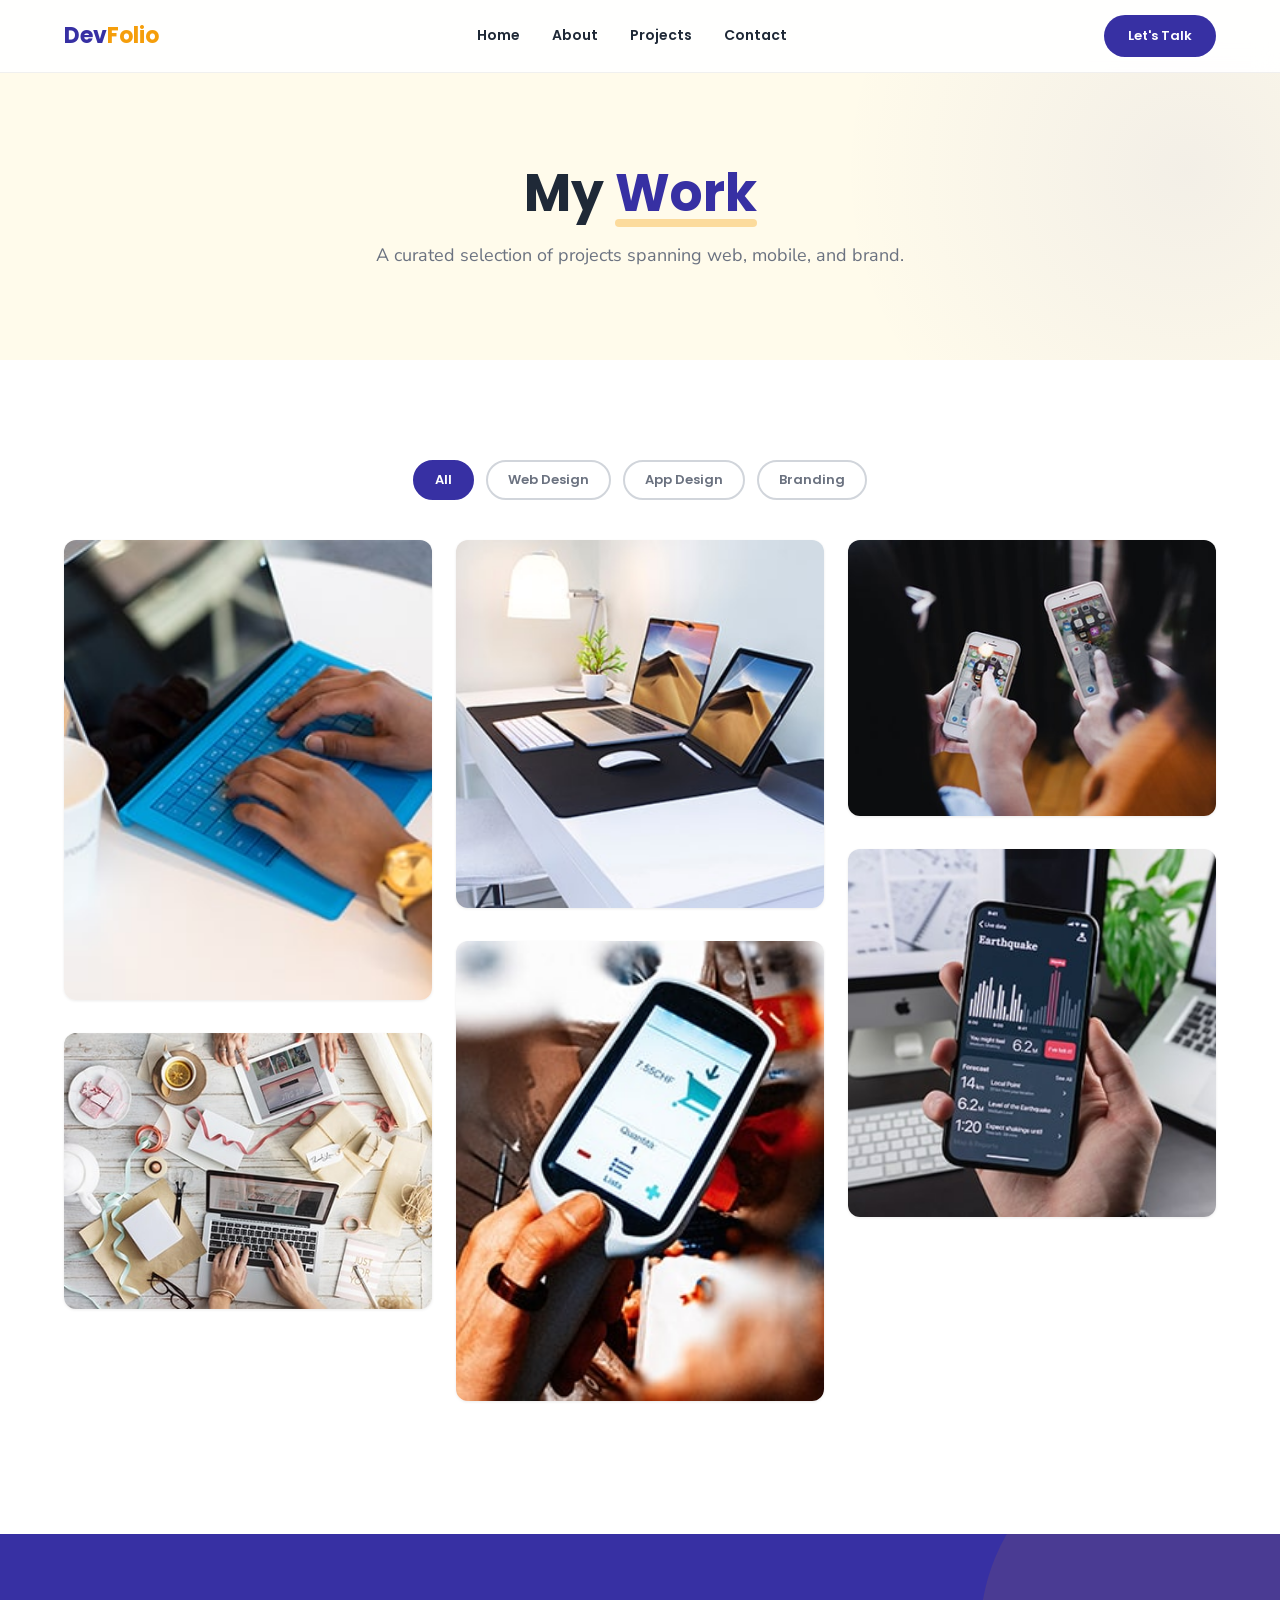
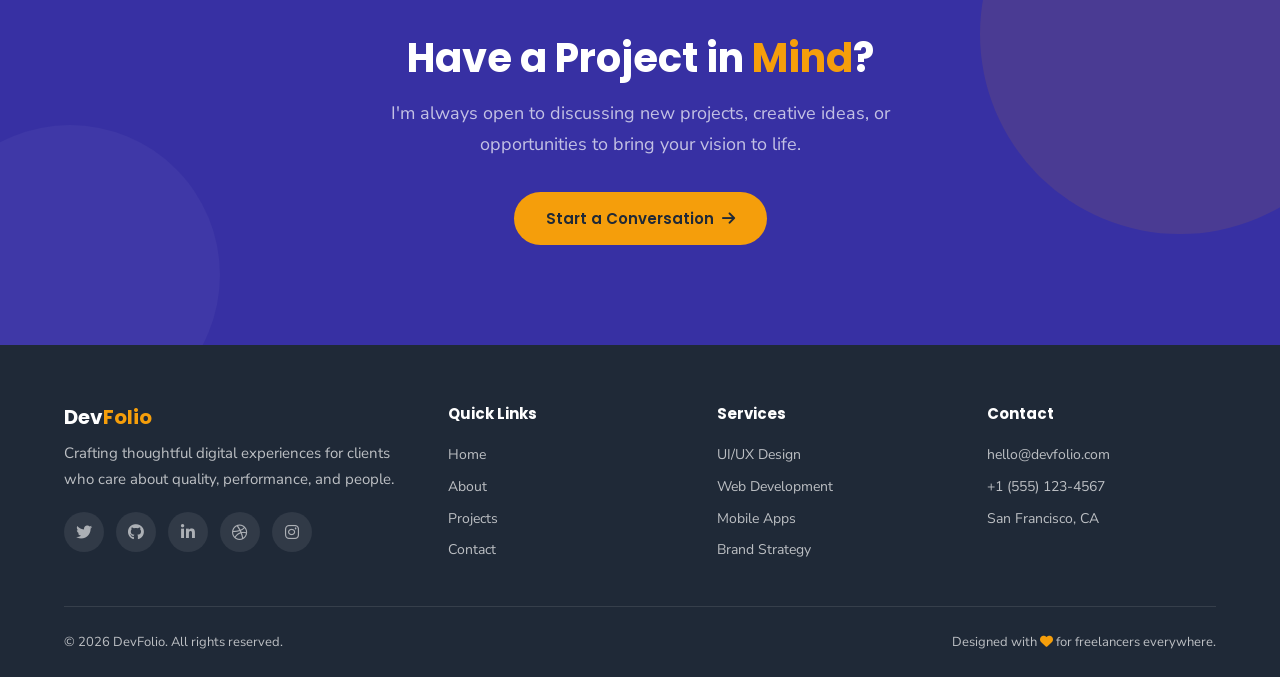
<file: projects.html>
<!DOCTYPE html>
<html lang="en">
<head>
  <meta charset="utf-8">
  <meta name="viewport" content="width=device-width, initial-scale=1.0">
  <title>My Work — DevFolio</title>
  <meta name="description" content="Browse the portfolio of DevFolio — web design, app design, and branding projects crafted with care.">
  <link rel="icon" href="data:image/svg+xml,<svg xmlns='http://www.w3.org/2000/svg' viewBox='0 0 100 100'><text y='.9em' font-size='90'>🚀</text></svg>">
  <link rel="preconnect" href="https://fonts.googleapis.com">
  <link rel="preconnect" href="https://fonts.gstatic.com" crossorigin>
  <link href="https://fonts.googleapis.com/css2?family=IBM+Plex+Mono:wght@400;500;600&family=Nunito+Sans:wght@400;600;700&family=Poppins:wght@400;500;600;700;800&display=swap" rel="stylesheet">
  <link rel="stylesheet" href="https://cdnjs.cloudflare.com/ajax/libs/font-awesome/6.5.1/css/all.min.css">
  <link rel="stylesheet" href="assets/css/base.css">
  <style>
    /* --- Page Hero --- */
    .page-hero {
      min-height: 40vh;
      display: flex;
      align-items: center;
      justify-content: center;
      text-align: center;
      background: var(--color-cream);
      padding-top: 72px;
      position: relative;
      overflow: hidden;
    }
    .page-hero::before {
      content: '';
      position: absolute;
      top: -50%;
      right: -20%;
      width: 700px;
      height: 700px;
      background: radial-gradient(circle, rgba(55,48,163,.06) 0%, transparent 70%);
      border-radius: 50%;
    }
    .page-hero h1 {
      font-size: clamp(2rem, 5vw, 3.25rem);
      color: var(--color-charcoal);
      position: relative;
      z-index: 1;
    }
    .page-hero h1 em {
      font-style: normal;
      color: var(--color-indigo);
      position: relative;
    }
    .page-hero h1 em::after {
      content: '';
      position: absolute;
      bottom: 2px;
      left: 0;
      width: 100%;
      height: 8px;
      background: var(--color-amber);
      opacity: .35;
      border-radius: 4px;
      z-index: -1;
    }
    .page-hero p {
      font-size: 1.125rem;
      color: var(--color-gray-mid);
      margin-top: 16px;
      position: relative;
      z-index: 1;
    }

    /* --- Masonry Grid --- */
    .masonry {
      columns: 3;
      column-gap: 24px;
    }
    .masonry .project-card {
      break-inside: avoid;
      margin-bottom: 24px;
      display: inline-block;
      width: 100%;
    }
    /* Alternate aspect ratios for masonry feel */
    .masonry .project-card:nth-child(3n+1) .project-card__img { aspect-ratio: 4/5; }
    .masonry .project-card:nth-child(3n+2) .project-card__img { aspect-ratio: 4/3; }
    .masonry .project-card:nth-child(3n) .project-card__img { aspect-ratio: 1/1; }

    /* --- CTA Band --- */
    .cta-band {
      padding: 100px 0;
      background: var(--color-indigo);
      text-align: center;
      position: relative;
      overflow: hidden;
    }
    .cta-band::before {
      content: '';
      position: absolute;
      top: -100px;
      right: -100px;
      width: 400px;
      height: 400px;
      background: rgba(245,158,11,.1);
      border-radius: 50%;
    }
    .cta-band::after {
      content: '';
      position: absolute;
      bottom: -80px;
      left: -80px;
      width: 300px;
      height: 300px;
      background: rgba(255,255,255,.04);
      border-radius: 50%;
    }
    .cta-band h2 {
      font-size: clamp(1.75rem, 4vw, 2.5rem);
      color: var(--color-white);
      margin-bottom: 16px;
      position: relative;
      z-index: 1;
    }
    .cta-band h2 em {
      font-style: normal;
      color: var(--color-amber);
    }
    .cta-band p {
      color: rgba(255,255,255,.7);
      font-size: 1.125rem;
      margin-bottom: 32px;
      max-width: 560px;
      margin-left: auto;
      margin-right: auto;
      position: relative;
      z-index: 1;
    }
    .cta-band .btn {
      position: relative;
      z-index: 1;
    }

    @media (max-width: 1024px) {
      .masonry { columns: 2; }
    }
    @media (max-width: 768px) {
      .masonry { columns: 1; }
      .cta-band { padding: 64px 0; }
    }
  </style>
</head>
<body>

  <!-- Preloader -->
  <div class="preloader" aria-hidden="true">
    <div class="preloader__spinner"></div>
  </div>

  <!-- Navigation -->
  <nav class="navbar" role="navigation" aria-label="Main navigation">
    <div class="container navbar__inner">
      <a href="index.html" class="navbar__logo">Dev<span>Folio</span></a>
      <div class="navbar__links">
        <a href="index.html">Home</a>
        <a href="about.html">About</a>
        <a href="projects.html" class="active">Projects</a>
        <a href="contact.html">Contact</a>
      </div>
      <div class="navbar__cta">
        <a href="contact.html" class="btn btn--primary">Let's Talk</a>
      </div>
      <button class="navbar__burger" aria-label="Toggle navigation">
        <span></span><span></span><span></span>
      </button>
    </div>
  </nav>

  <!-- Mobile Nav -->
  <div class="mobile-nav" role="navigation" aria-label="Mobile navigation">
    <a href="index.html">Home</a>
    <a href="about.html">About</a>
    <a href="projects.html">Projects</a>
    <a href="contact.html">Contact</a>
  </div>

  <!-- Page Hero -->
  <section class="page-hero">
    <div class="container">
      <h1>My <em>Work</em></h1>
      <p>A curated selection of projects spanning web, mobile, and brand.</p>
    </div>
  </section>

  <!-- Projects Masonry Grid -->
  <section class="section" id="projects">
    <div class="container">
      <div class="projects__filter reveal">
        <button class="active" data-filter="all">All</button>
        <button data-filter="web">Web Design</button>
        <button data-filter="app">App Design</button>
        <button data-filter="brand">Branding</button>
      </div>
      <div class="masonry">
        <div class="project-card reveal" data-tags="web">
          <div class="project-card__img">
            <img src="assets/img/portfolio-1.jpg" alt="eCommerce platform redesign">
          </div>
          <div class="project-card__overlay">
            <h3>E-Commerce Platform</h3>
            <div class="project-card__tags">
              <span class="project-card__tag">Web Design</span>
              <span class="project-card__tag">Shopify</span>
            </div>
          </div>
        </div>
        <div class="project-card reveal reveal-delay-1" data-tags="app">
          <div class="project-card__img">
            <img src="assets/img/portfolio-2.jpg" alt="Product landing page design">
          </div>
          <div class="project-card__overlay">
            <h3>SaaS Landing Page</h3>
            <div class="project-card__tags">
              <span class="project-card__tag">Web Design</span>
              <span class="project-card__tag">Branding</span>
            </div>
          </div>
        </div>
        <div class="project-card reveal reveal-delay-2" data-tags="brand">
          <div class="project-card__img">
            <img src="assets/img/portfolio-3.jpg" alt="Brand identity system">
          </div>
          <div class="project-card__overlay">
            <h3>Brand Identity System</h3>
            <div class="project-card__tags">
              <span class="project-card__tag">Branding</span>
              <span class="project-card__tag">Identity</span>
            </div>
          </div>
        </div>
        <div class="project-card reveal" data-tags="web">
          <div class="project-card__img">
            <img src="assets/img/portfolio-4.jpg" alt="Dashboard application">
          </div>
          <div class="project-card__overlay">
            <h3>Analytics Dashboard</h3>
            <div class="project-card__tags">
              <span class="project-card__tag">Web App</span>
              <span class="project-card__tag">UI/UX</span>
            </div>
          </div>
        </div>
        <div class="project-card reveal reveal-delay-1" data-tags="app">
          <div class="project-card__img">
            <img src="assets/img/portfolio-5.jpg" alt="Mobile social app">
          </div>
          <div class="project-card__overlay">
            <h3>Social Fitness App</h3>
            <div class="project-card__tags">
              <span class="project-card__tag">App Design</span>
              <span class="project-card__tag">Mobile</span>
            </div>
          </div>
        </div>
        <div class="project-card reveal reveal-delay-2" data-tags="brand web">
          <div class="project-card__img">
            <img src="assets/img/portfolio-6.jpg" alt="Corporate website redesign">
          </div>
          <div class="project-card__overlay">
            <h3>Corporate Website</h3>
            <div class="project-card__tags">
              <span class="project-card__tag">Web Design</span>
              <span class="project-card__tag">WordPress</span>
            </div>
          </div>
        </div>
      </div>
    </div>
  </section>

  <!-- CTA Band -->
  <section class="cta-band">
    <div class="container">
      <h2>Have a Project in <em>Mind</em>?</h2>
      <p>I'm always open to discussing new projects, creative ideas, or opportunities to bring your vision to life.</p>
      <a href="contact.html" class="btn btn--amber">Start a Conversation <i class="fas fa-arrow-right"></i></a>
    </div>
  </section>

  <!-- Footer -->
  <footer class="footer">
    <div class="container">
      <div class="footer__grid">
        <div class="footer__brand">
          <h3>Dev<span>Folio</span></h3>
          <p>Crafting thoughtful digital experiences for clients who care about quality, performance, and people.</p>
          <div class="footer__social">
            <a href="#" aria-label="Twitter"><i class="fab fa-twitter"></i></a>
            <a href="#" aria-label="GitHub"><i class="fab fa-github"></i></a>
            <a href="#" aria-label="LinkedIn"><i class="fab fa-linkedin-in"></i></a>
            <a href="#" aria-label="Dribbble"><i class="fab fa-dribbble"></i></a>
            <a href="#" aria-label="Instagram"><i class="fab fa-instagram"></i></a>
          </div>
        </div>
        <div class="footer__col">
          <h4>Quick Links</h4>
          <a href="index.html">Home</a>
          <a href="about.html">About</a>
          <a href="projects.html">Projects</a>
          <a href="contact.html">Contact</a>
        </div>
        <div class="footer__col">
          <h4>Services</h4>
          <a href="index.html#services">UI/UX Design</a>
          <a href="index.html#services">Web Development</a>
          <a href="index.html#services">Mobile Apps</a>
          <a href="index.html#services">Brand Strategy</a>
        </div>
        <div class="footer__col">
          <h4>Contact</h4>
          <a href="mailto:hello@devfolio.com">hello@devfolio.com</a>
          <a href="tel:+15551234567">+1 (555) 123-4567</a>
          <a href="#">San Francisco, CA</a>
        </div>
      </div>
      <div class="footer__bottom">
        <p>&copy; <span class="year">2026</span> DevFolio. All rights reserved.</p>
        <p>Designed with <i class="fas fa-heart" style="color:var(--color-amber);"></i> for freelancers everywhere.</p>
      </div>
    </div>
  </footer>

  <!-- Back to Top -->
  <button class="back-to-top" aria-label="Back to top"><i class="fas fa-chevron-up"></i></button>

  <script src="assets/js/main.js"></script>
</body>
</html>
</file>
<file: assets/css/base.css>
/* ============================================================
   DevFolio Freelancer Portfolio — Warm Approachable Theme
   Colors: indigo, amber, cream, charcoal, soft gray
   Fonts: Poppins (display), Nunito Sans (body), IBM Plex Mono (code)
   ============================================================ */

/* ---------- Custom Properties ---------- */
:root {
  --color-indigo: #3730A3;
  --color-indigo-light: #4F46E5;
  --color-indigo-dark: #1E1B4B;
  --color-amber: #F59E0B;
  --color-amber-light: #FBBF24;
  --color-amber-dark: #D97706;
  --color-cream: #FFFBEB;
  --color-charcoal: #1F2937;
  --color-gray-soft: #F3F4F6;
  --color-gray-mid: #6B7280;
  --color-gray-light: #D1D5DB;
  --color-white: #FFFFFF;
  --color-black: #000000;

  --font-display: 'Poppins', sans-serif;
  --font-body: 'Nunito Sans', sans-serif;
  --font-mono: 'IBM Plex Mono', monospace;

  --radius-sm: 6px;
  --radius-md: 12px;
  --radius-lg: 20px;
  --radius-full: 9999px;

  --shadow-sm: 0 1px 3px rgba(0,0,0,.08);
  --shadow-md: 0 4px 14px rgba(0,0,0,.1);
  --shadow-lg: 0 10px 30px rgba(0,0,0,.12);
  --shadow-xl: 0 20px 50px rgba(0,0,0,.15);

  --transition-fast: .2s ease;
  --transition-med: .35s ease;
  --transition-slow: .6s ease;
}

/* ---------- Reset ---------- */
*, *::before, *::after { box-sizing: border-box; margin: 0; padding: 0; }
html { scroll-behavior: smooth; -webkit-text-size-adjust: 100%; }
body {
  font-family: var(--font-body);
  font-size: 16px;
  line-height: 1.7;
  color: var(--color-charcoal);
  background: var(--color-white);
  -webkit-font-smoothing: antialiased;
  -moz-osx-font-smoothing: grayscale;
  overflow-x: hidden;
}
img { max-width: 100%; height: auto; display: block; }
a { text-decoration: none; color: inherit; transition: color var(--transition-fast); }
ul, ol { list-style: none; }
h1, h2, h3, h4, h5, h6 { font-family: var(--font-display); font-weight: 700; line-height: 1.2; }
code, .mono { font-family: var(--font-mono); }

/* ---------- Utility ---------- */
.container {
  max-width: 1200px;
  margin: 0 auto;
  padding: 0 24px;
}
.section { padding: 100px 0; }
.section--gray { background: var(--color-gray-soft); }
.section--cream { background: var(--color-cream); }
.text-center { text-align: center; }
.text-indigo { color: var(--color-indigo); }
.text-amber { color: var(--color-amber); }
.visually-hidden {
  position: absolute; width: 1px; height: 1px;
  padding: 0; margin: -1px; overflow: hidden;
  clip: rect(0,0,0,0); border: 0;
}

/* ---------- Section Headers ---------- */
.section-header { margin-bottom: 56px; }
.section-header p {
  font-family: var(--font-display);
  font-size: .875rem;
  font-weight: 600;
  text-transform: uppercase;
  letter-spacing: 2px;
  color: var(--color-amber);
  margin-bottom: 8px;
}
.section-header h2 {
  font-size: clamp(1.75rem, 4vw, 2.5rem);
  color: var(--color-charcoal);
}
.section-header h2 em {
  font-style: normal;
  color: var(--color-indigo);
}

/* ---------- Buttons ---------- */
.btn {
  display: inline-flex;
  align-items: center;
  gap: 8px;
  padding: 14px 32px;
  font-family: var(--font-display);
  font-size: .9375rem;
  font-weight: 600;
  border: none;
  border-radius: var(--radius-full);
  cursor: pointer;
  transition: all var(--transition-fast);
  text-decoration: none;
}
.btn--primary {
  background: var(--color-indigo);
  color: var(--color-white);
}
.btn--primary:hover {
  background: var(--color-indigo-light);
  transform: translateY(-2px);
  box-shadow: 0 6px 20px rgba(55,48,163,.35);
}
.btn--amber {
  background: var(--color-amber);
  color: var(--color-charcoal);
}
.btn--amber:hover {
  background: var(--color-amber-light);
  transform: translateY(-2px);
  box-shadow: 0 6px 20px rgba(245,158,11,.35);
}
.btn--outline {
  background: transparent;
  color: var(--color-indigo);
  border: 2px solid var(--color-indigo);
}
.btn--outline:hover {
  background: var(--color-indigo);
  color: var(--color-white);
}
.btn--outline-white {
  background: transparent;
  color: var(--color-white);
  border: 2px solid var(--color-white);
}
.btn--outline-white:hover {
  background: var(--color-white);
  color: var(--color-indigo);
}

/* ---------- Navigation ---------- */
.navbar {
  position: fixed;
  top: 0;
  left: 0;
  right: 0;
  z-index: 1000;
  background: rgba(255,255,255,.92);
  backdrop-filter: blur(12px);
  -webkit-backdrop-filter: blur(12px);
  border-bottom: 1px solid rgba(0,0,0,.06);
  transition: all var(--transition-med);
}
.navbar.scrolled {
  box-shadow: var(--shadow-md);
}
.navbar__inner {
  display: flex;
  align-items: center;
  justify-content: space-between;
  height: 72px;
}
.navbar__logo {
  font-family: var(--font-display);
  font-size: 1.375rem;
  font-weight: 700;
  color: var(--color-indigo);
}
.navbar__logo span { color: var(--color-amber); }
.navbar__links {
  display: flex;
  gap: 32px;
}
.navbar__links a {
  font-family: var(--font-display);
  font-size: .875rem;
  font-weight: 600;
  color: var(--color-charcoal);
  position: relative;
}
.navbar__links a::after {
  content: '';
  position: absolute;
  bottom: -4px;
  left: 0;
  width: 0;
  height: 2px;
  background: var(--color-amber);
  transition: width var(--transition-fast);
}
.navbar__links a:hover::after,
.navbar__links a.active::after {
  width: 100%;
}
.navbar__links a:hover,
.navbar__links a.active {
  color: var(--color-indigo);
}
.navbar__cta .btn {
  padding: 10px 24px;
  font-size: .8125rem;
}
.navbar__burger {
  display: none;
  flex-direction: column;
  gap: 5px;
  background: none;
  border: none;
  cursor: pointer;
  padding: 4px;
}
.navbar__burger span {
  display: block;
  width: 26px;
  height: 2.5px;
  background: var(--color-charcoal);
  border-radius: 2px;
  transition: all var(--transition-fast);
}
.navbar__burger.open span:nth-child(1) { transform: rotate(45deg) translate(5px, 5px); }
.navbar__burger.open span:nth-child(2) { opacity: 0; }
.navbar__burger.open span:nth-child(3) { transform: rotate(-45deg) translate(6px, -6px); }

/* ---------- Mobile Nav ---------- */
.mobile-nav {
  display: none;
  position: fixed;
  inset: 0;
  z-index: 999;
  background: var(--color-white);
  flex-direction: column;
  align-items: center;
  justify-content: center;
  gap: 28px;
}
.mobile-nav.open { display: flex; }
.mobile-nav a {
  font-family: var(--font-display);
  font-size: 1.25rem;
  font-weight: 600;
  color: var(--color-charcoal);
}
.mobile-nav a:hover { color: var(--color-indigo); }

/* ---------- Hero ---------- */
.hero {
  min-height: 100vh;
  display: flex;
  align-items: center;
  background: var(--color-cream);
  padding-top: 72px;
  position: relative;
  overflow: hidden;
}
.hero::before {
  content: '';
  position: absolute;
  top: -50%;
  right: -20%;
  width: 700px;
  height: 700px;
  background: radial-gradient(circle, rgba(55,48,163,.06) 0%, transparent 70%);
  border-radius: 50%;
}
.hero__grid {
  display: grid;
  grid-template-columns: 1fr 1fr;
  gap: 60px;
  align-items: center;
}
.hero__text h1 {
  font-size: clamp(2rem, 5vw, 3.25rem);
  color: var(--color-charcoal);
  margin-bottom: 20px;
  line-height: 1.15;
}
.hero__text h1 em {
  font-style: normal;
  color: var(--color-indigo);
  position: relative;
}
.hero__text h1 em::after {
  content: '';
  position: absolute;
  bottom: 2px;
  left: 0;
  width: 100%;
  height: 8px;
  background: var(--color-amber);
  opacity: .35;
  border-radius: 4px;
  z-index: -1;
}
.hero__text p {
  font-size: 1.125rem;
  color: var(--color-gray-mid);
  margin-bottom: 32px;
  max-width: 480px;
}
.hero__btns {
  display: flex;
  gap: 16px;
  flex-wrap: wrap;
}
.hero__img {
  position: relative;
  display: flex;
  justify-content: center;
}
.hero__img img {
  max-width: 420px;
  width: 100%;
  border-radius: var(--radius-lg);
  position: relative;
  z-index: 1;
}
/* Floating skill badges */
.hero__badges {
  position: absolute;
  inset: 0;
  z-index: 2;
  pointer-events: none;
}
.skill-badge {
  position: absolute;
  display: flex;
  align-items: center;
  gap: 8px;
  padding: 10px 18px;
  background: var(--color-white);
  border-radius: var(--radius-full);
  box-shadow: var(--shadow-md);
  font-family: var(--font-display);
  font-size: .8125rem;
  font-weight: 600;
  color: var(--color-charcoal);
  white-space: nowrap;
}
.skill-badge i {
  color: var(--color-indigo);
  font-size: 1rem;
}
.skill-badge--1 { top: 8%; left: 0; animation: floatBadge 4s ease-in-out infinite; }
.skill-badge--2 { top: 30%; right: 0; animation: floatBadge 4.5s ease-in-out infinite .5s; }
.skill-badge--3 { bottom: 20%; left: 5%; animation: floatBadge 5s ease-in-out infinite 1s; }
.skill-badge--4 { bottom: 5%; right: 10%; animation: floatBadge 4.2s ease-in-out infinite .3s; }

@keyframes floatBadge {
  0%, 100% { transform: translateY(0); }
  50% { transform: translateY(-12px); }
}

/* ---------- About ---------- */
.about__grid {
  display: grid;
  grid-template-columns: 1fr 1.1fr;
  gap: 60px;
  align-items: center;
}
.about__img {
  position: relative;
  border-radius: var(--radius-lg);
  overflow: hidden;
}
.about__img img {
  width: 100%;
  border-radius: var(--radius-lg);
}
.about__img::after {
  content: '';
  position: absolute;
  inset: 0;
  border: 3px solid var(--color-amber);
  border-radius: var(--radius-lg);
  transform: translate(12px, 12px);
  z-index: -1;
}
.about__text h2 {
  font-size: clamp(1.5rem, 3vw, 2rem);
  margin-bottom: 16px;
}
.about__text p {
  color: var(--color-gray-mid);
  margin-bottom: 24px;
}

/* Skill bars */
.skills { margin-top: 32px; }
.skill { margin-bottom: 20px; }
.skill__header {
  display: flex;
  justify-content: space-between;
  margin-bottom: 8px;
  font-family: var(--font-display);
  font-size: .875rem;
  font-weight: 600;
}
.skill__header span:last-child { color: var(--color-indigo); }
.skill__bar {
  height: 10px;
  background: var(--color-gray-soft);
  border-radius: var(--radius-full);
  overflow: hidden;
}
.skill__fill {
  height: 100%;
  background: linear-gradient(90deg, var(--color-indigo), var(--color-indigo-light));
  border-radius: var(--radius-full);
  width: 0;
  transition: width 1.2s ease;
}

/* ---------- Projects / Portfolio ---------- */
.projects__filter {
  display: flex;
  justify-content: center;
  gap: 12px;
  margin-bottom: 40px;
  flex-wrap: wrap;
}
.projects__filter button {
  padding: 8px 20px;
  border: 2px solid var(--color-gray-light);
  border-radius: var(--radius-full);
  background: transparent;
  font-family: var(--font-display);
  font-size: .8125rem;
  font-weight: 600;
  color: var(--color-gray-mid);
  cursor: pointer;
  transition: all var(--transition-fast);
}
.projects__filter button:hover,
.projects__filter button.active {
  border-color: var(--color-indigo);
  background: var(--color-indigo);
  color: var(--color-white);
}

.projects__grid {
  display: grid;
  grid-template-columns: repeat(3, 1fr);
  gap: 24px;
}
.project-card {
  position: relative;
  border-radius: var(--radius-md);
  overflow: hidden;
  background: var(--color-white);
  box-shadow: var(--shadow-sm);
  transition: all var(--transition-med);
  opacity: 0;
  transform: translateY(30px);
}
.project-card.revealed {
  opacity: 1;
  transform: translateY(0);
}
.project-card:hover {
  transform: translateY(-6px);
  box-shadow: var(--shadow-lg);
}
.project-card__img {
  overflow: hidden;
  aspect-ratio: 4/3;
}
.project-card__img img {
  width: 100%;
  height: 100%;
  object-fit: cover;
  transition: transform var(--transition-slow);
}
.project-card:hover .project-card__img img {
  transform: scale(1.08);
}
.project-card__overlay {
  position: absolute;
  inset: 0;
  background: linear-gradient(to top, rgba(55,48,163,.85) 0%, transparent 60%);
  display: flex;
  flex-direction: column;
  justify-content: flex-end;
  padding: 24px;
  opacity: 0;
  transition: opacity var(--transition-med);
}
.project-card:hover .project-card__overlay {
  opacity: 1;
}
.project-card__overlay h3 {
  color: var(--color-white);
  font-size: 1.125rem;
  margin-bottom: 8px;
}
.project-card__tags {
  display: flex;
  gap: 8px;
  flex-wrap: wrap;
}
.project-card__tag {
  padding: 3px 12px;
  background: rgba(255,255,255,.2);
  border-radius: var(--radius-full);
  font-size: .75rem;
  color: var(--color-white);
  font-family: var(--font-display);
  font-weight: 600;
}

/* ---------- Services ---------- */
.services__grid {
  display: grid;
  grid-template-columns: repeat(3, 1fr);
  gap: 32px;
}
.service-card {
  background: var(--color-white);
  border-radius: var(--radius-md);
  padding: 40px 32px;
  text-align: center;
  box-shadow: var(--shadow-sm);
  border: 1px solid var(--color-gray-soft);
  transition: all var(--transition-med);
  opacity: 0;
  transform: translateY(30px);
}
.service-card.revealed {
  opacity: 1;
  transform: translateY(0);
}
.service-card:hover {
  transform: translateY(-6px);
  box-shadow: var(--shadow-lg);
  border-color: var(--color-indigo);
}
.service-card__icon {
  width: 64px;
  height: 64px;
  border-radius: var(--radius-md);
  background: var(--color-cream);
  display: flex;
  align-items: center;
  justify-content: center;
  margin: 0 auto 20px;
  font-size: 1.5rem;
  color: var(--color-indigo);
  transition: all var(--transition-fast);
}
.service-card:hover .service-card__icon {
  background: var(--color-indigo);
  color: var(--color-white);
}
.service-card h3 {
  font-size: 1.125rem;
  margin-bottom: 12px;
}
.service-card p {
  color: var(--color-gray-mid);
  font-size: .9375rem;
}

/* ---------- Team ---------- */
.team__grid {
  display: grid;
  grid-template-columns: repeat(4, 1fr);
  gap: 28px;
}
.team-card {
  text-align: center;
  opacity: 0;
  transform: translateY(30px);
}
.team-card.revealed {
  opacity: 1;
  transform: translateY(0);
}
.team-card__img {
  width: 160px;
  height: 160px;
  border-radius: 50%;
  overflow: hidden;
  margin: 0 auto 20px;
  border: 4px solid var(--color-cream);
  transition: border-color var(--transition-fast);
}
.team-card:hover .team-card__img {
  border-color: var(--color-indigo);
}
.team-card__img img {
  width: 100%;
  height: 100%;
  object-fit: cover;
}
.team-card h3 {
  font-size: 1.0625rem;
  margin-bottom: 4px;
}
.team-card h4 {
  font-size: .8125rem;
  color: var(--color-amber);
  font-weight: 600;
  margin-bottom: 12px;
}
.team-card__social {
  display: flex;
  justify-content: center;
  gap: 10px;
}
.team-card__social a {
  width: 36px;
  height: 36px;
  border-radius: 50%;
  background: var(--color-gray-soft);
  display: flex;
  align-items: center;
  justify-content: center;
  color: var(--color-gray-mid);
  font-size: .875rem;
  transition: all var(--transition-fast);
}
.team-card__social a:hover {
  background: var(--color-indigo);
  color: var(--color-white);
}

/* ---------- Testimonials ---------- */
.testimonials {
  background: var(--color-indigo);
  position: relative;
  overflow: hidden;
}
.testimonials::before {
  content: '';
  position: absolute;
  top: -100px;
  left: -100px;
  width: 300px;
  height: 300px;
  background: rgba(245,158,11,.1);
  border-radius: 50%;
}
.testimonials .section-header p { color: var(--color-amber); }
.testimonials .section-header h2 { color: var(--color-white); }

.testimonial-carousel {
  position: relative;
  max-width: 700px;
  margin: 0 auto;
  overflow: hidden;
}
.testimonial-track {
  display: flex;
  transition: transform .5s ease;
}
.testimonial-slide {
  min-width: 100%;
  text-align: center;
  padding: 0 20px;
}
.testimonial-slide__quote {
  font-size: 1.125rem;
  color: rgba(255,255,255,.85);
  line-height: 1.8;
  margin-bottom: 28px;
  font-style: italic;
}
.testimonial-slide__author {
  display: flex;
  align-items: center;
  justify-content: center;
  gap: 16px;
}
.testimonial-slide__avatar {
  width: 56px;
  height: 56px;
  border-radius: 50%;
  overflow: hidden;
  border: 3px solid var(--color-amber);
}
.testimonial-slide__avatar img {
  width: 100%;
  height: 100%;
  object-fit: cover;
}
.testimonial-slide__name {
  font-family: var(--font-display);
  font-weight: 700;
  color: var(--color-white);
  font-size: 1rem;
}
.testimonial-slide__role {
  color: var(--color-amber);
  font-size: .8125rem;
}
.testimonial-nav {
  display: flex;
  justify-content: center;
  gap: 12px;
  margin-top: 32px;
}
.testimonial-nav button {
  width: 12px;
  height: 12px;
  border-radius: 50%;
  border: 2px solid rgba(255,255,255,.4);
  background: transparent;
  cursor: pointer;
  transition: all var(--transition-fast);
}
.testimonial-nav button.active {
  background: var(--color-amber);
  border-color: var(--color-amber);
}

/* ---------- Blog ---------- */
.blog__grid {
  display: grid;
  grid-template-columns: repeat(2, 1fr);
  gap: 32px;
}
.blog-card {
  background: var(--color-white);
  border-radius: var(--radius-md);
  overflow: hidden;
  box-shadow: var(--shadow-sm);
  transition: all var(--transition-med);
  opacity: 0;
  transform: translateY(30px);
}
.blog-card.revealed {
  opacity: 1;
  transform: translateY(0);
}
.blog-card:hover {
  transform: translateY(-4px);
  box-shadow: var(--shadow-lg);
}
.blog-card__img {
  overflow: hidden;
  aspect-ratio: 16/9;
}
.blog-card__img img {
  width: 100%;
  height: 100%;
  object-fit: cover;
  transition: transform var(--transition-slow);
}
.blog-card:hover .blog-card__img img {
  transform: scale(1.05);
}
.blog-card__body {
  padding: 28px;
}
.blog-card__meta {
  display: flex;
  gap: 16px;
  margin-bottom: 12px;
  font-size: .8125rem;
  color: var(--color-gray-mid);
}
.blog-card__meta span { display: flex; align-items: center; gap: 4px; }
.blog-card__body h3 {
  font-size: 1.125rem;
  margin-bottom: 12px;
}
.blog-card__body h3 a:hover { color: var(--color-indigo); }
.blog-card__body p {
  color: var(--color-gray-mid);
  font-size: .9375rem;
  margin-bottom: 16px;
}

/* ---------- Contact ---------- */
.contact {
  position: relative;
  background: url('../img/contact.jpg') center/cover no-repeat;
  min-height: 600px;
}
.contact::before {
  content: '';
  position: absolute;
  inset: 0;
  background: rgba(30,27,75,.88);
}
.contact__inner {
  position: relative;
  z-index: 1;
  display: grid;
  grid-template-columns: 1fr 1.2fr;
  gap: 60px;
  align-items: center;
  min-height: 600px;
  padding: 80px 0;
}
.contact__info h2 {
  font-size: clamp(1.5rem, 3vw, 2rem);
  color: var(--color-white);
  margin-bottom: 16px;
}
.contact__info p {
  color: rgba(255,255,255,.7);
  margin-bottom: 28px;
}
.contact__detail {
  display: flex;
  align-items: center;
  gap: 16px;
  margin-bottom: 16px;
  color: rgba(255,255,255,.8);
}
.contact__detail i {
  width: 44px;
  height: 44px;
  border-radius: 50%;
  background: rgba(255,255,255,.1);
  display: flex;
  align-items: center;
  justify-content: center;
  color: var(--color-amber);
}
.contact__form {
  background: var(--color-white);
  border-radius: var(--radius-md);
  padding: 40px;
  box-shadow: var(--shadow-xl);
}
.contact__form h3 {
  font-size: 1.25rem;
  margin-bottom: 24px;
}
.form-group { margin-bottom: 20px; }
.form-group label {
  display: block;
  font-family: var(--font-display);
  font-size: .8125rem;
  font-weight: 600;
  margin-bottom: 6px;
  color: var(--color-charcoal);
}
.form-group input,
.form-group textarea,
.form-group select {
  width: 100%;
  padding: 12px 16px;
  border: 2px solid var(--color-gray-light);
  border-radius: var(--radius-sm);
  font-family: var(--font-body);
  font-size: .9375rem;
  transition: border-color var(--transition-fast);
  background: var(--color-white);
}
.form-group input:focus,
.form-group textarea:focus,
.form-group select:focus {
  outline: none;
  border-color: var(--color-indigo);
}
.form-group textarea { resize: vertical; min-height: 120px; }
.form-row {
  display: grid;
  grid-template-columns: 1fr 1fr;
  gap: 16px;
}

/* ---------- Footer ---------- */
.footer {
  background: var(--color-charcoal);
  color: rgba(255,255,255,.7);
  padding: 60px 0 0;
}
.footer__grid {
  display: grid;
  grid-template-columns: 1.5fr 1fr 1fr 1fr;
  gap: 40px;
  padding-bottom: 40px;
  border-bottom: 1px solid rgba(255,255,255,.1);
}
.footer__brand h3 {
  font-size: 1.25rem;
  color: var(--color-white);
  margin-bottom: 12px;
}
.footer__brand h3 span { color: var(--color-amber); }
.footer__brand p {
  font-size: .9375rem;
  margin-bottom: 20px;
}
.footer__social {
  display: flex;
  gap: 12px;
}
.footer__social a {
  width: 40px;
  height: 40px;
  border-radius: 50%;
  background: rgba(255,255,255,.08);
  display: flex;
  align-items: center;
  justify-content: center;
  color: rgba(255,255,255,.6);
  transition: all var(--transition-fast);
}
.footer__social a:hover {
  background: var(--color-indigo);
  color: var(--color-white);
}
.footer__col h4 {
  font-size: .9375rem;
  color: var(--color-white);
  margin-bottom: 16px;
}
.footer__col a {
  display: block;
  padding: 4px 0;
  font-size: .875rem;
  transition: color var(--transition-fast);
}
.footer__col a:hover { color: var(--color-amber); }
.footer__bottom {
  display: flex;
  justify-content: space-between;
  align-items: center;
  padding: 24px 0;
  font-size: .8125rem;
}

/* ---------- Back to Top ---------- */
.back-to-top {
  position: fixed;
  bottom: 32px;
  right: 32px;
  width: 48px;
  height: 48px;
  border-radius: 50%;
  background: var(--color-indigo);
  color: var(--color-white);
  display: flex;
  align-items: center;
  justify-content: center;
  font-size: 1.125rem;
  box-shadow: var(--shadow-md);
  opacity: 0;
  visibility: hidden;
  transform: translateY(16px);
  transition: all var(--transition-fast);
  z-index: 100;
  cursor: pointer;
  border: none;
}
.back-to-top.visible {
  opacity: 1;
  visibility: visible;
  transform: translateY(0);
}
.back-to-top:hover {
  background: var(--color-indigo-light);
  transform: translateY(-3px);
}

/* ---------- Preloader ---------- */
.preloader {
  position: fixed;
  inset: 0;
  z-index: 9999;
  background: var(--color-white);
  display: flex;
  align-items: center;
  justify-content: center;
  transition: opacity .4s ease;
}
.preloader.hidden { opacity: 0; pointer-events: none; }
.preloader__spinner {
  width: 48px;
  height: 48px;
  border: 4px solid var(--color-gray-light);
  border-top-color: var(--color-indigo);
  border-radius: 50%;
  animation: spin .8s linear infinite;
}
@keyframes spin { to { transform: rotate(360deg); } }

/* ---------- Reveal Animations ---------- */
.reveal {
  opacity: 0;
  transform: translateY(30px);
  transition: opacity .7s ease, transform .7s ease;
}
.reveal.revealed {
  opacity: 1;
  transform: translateY(0);
}
.reveal-delay-1 { transition-delay: .1s; }
.reveal-delay-2 { transition-delay: .2s; }
.reveal-delay-3 { transition-delay: .3s; }
.reveal-delay-4 { transition-delay: .4s; }

/* ---------- Responsive ---------- */
@media (max-width: 1024px) {
  .hero__grid { grid-template-columns: 1fr; text-align: center; gap: 40px; }
  .hero__text p { margin: 0 auto 32px; }
  .hero__btns { justify-content: center; }
  .hero__img { order: -1; }
  .hero__img img { max-width: 300px; }
  .hero__badges { display: none; }
  .about__grid { grid-template-columns: 1fr; }
  .about__img { max-width: 400px; margin: 0 auto; }
  .projects__grid { grid-template-columns: repeat(2, 1fr); }
  .services__grid { grid-template-columns: repeat(2, 1fr); }
  .team__grid { grid-template-columns: repeat(2, 1fr); }
  .contact__inner { grid-template-columns: 1fr; }
  .footer__grid { grid-template-columns: repeat(2, 1fr); }
}

@media (max-width: 768px) {
  .section { padding: 64px 0; }
  .navbar__links { display: none; }
  .navbar__cta { display: none; }
  .navbar__burger { display: flex; }
  .projects__grid { grid-template-columns: 1fr; }
  .services__grid { grid-template-columns: 1fr; }
  .blog__grid { grid-template-columns: 1fr; }
  .form-row { grid-template-columns: 1fr; }
  .footer__grid { grid-template-columns: 1fr; }
  .footer__bottom { flex-direction: column; gap: 8px; text-align: center; }
  .team__grid { grid-template-columns: 1fr 1fr; }
}

@media (max-width: 480px) {
  .team__grid { grid-template-columns: 1fr; }
  .hero__text h1 { font-size: 1.75rem; }
  .btn { padding: 12px 24px; font-size: .875rem; }
}
</file>
